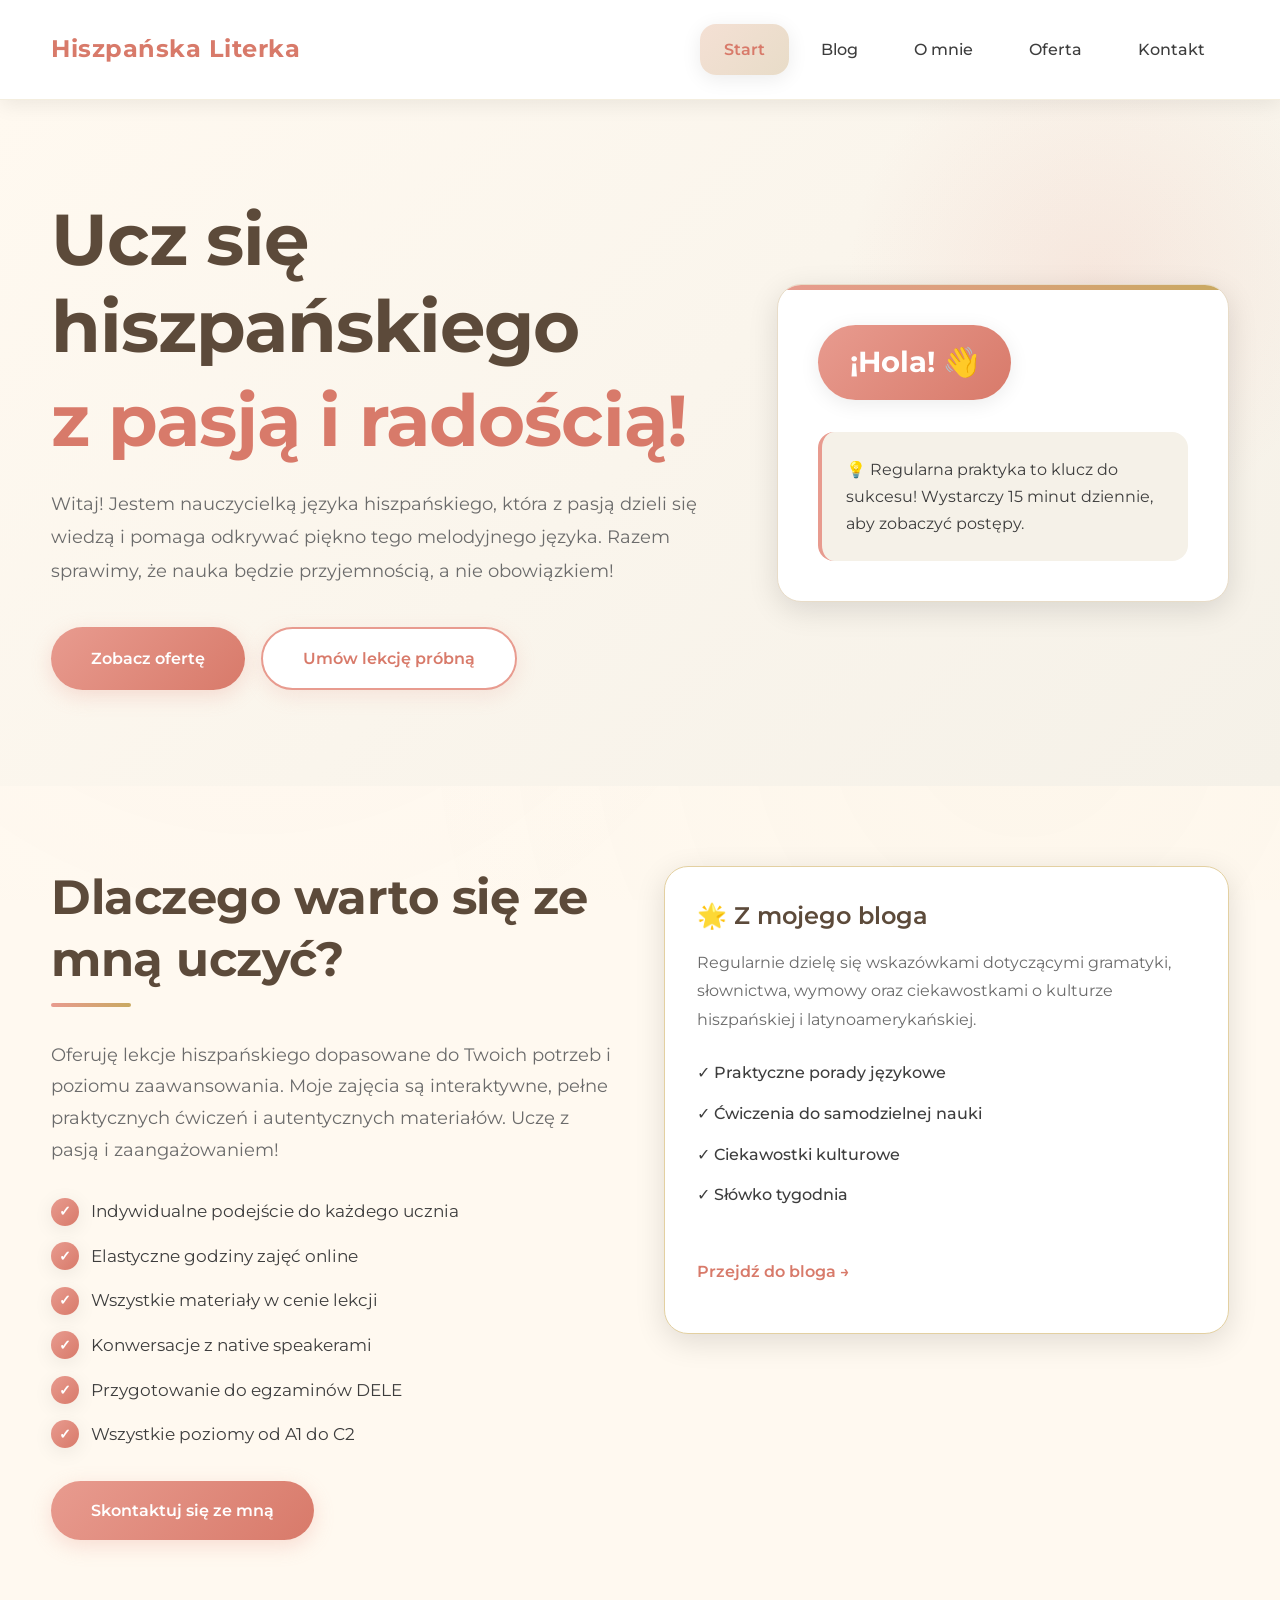
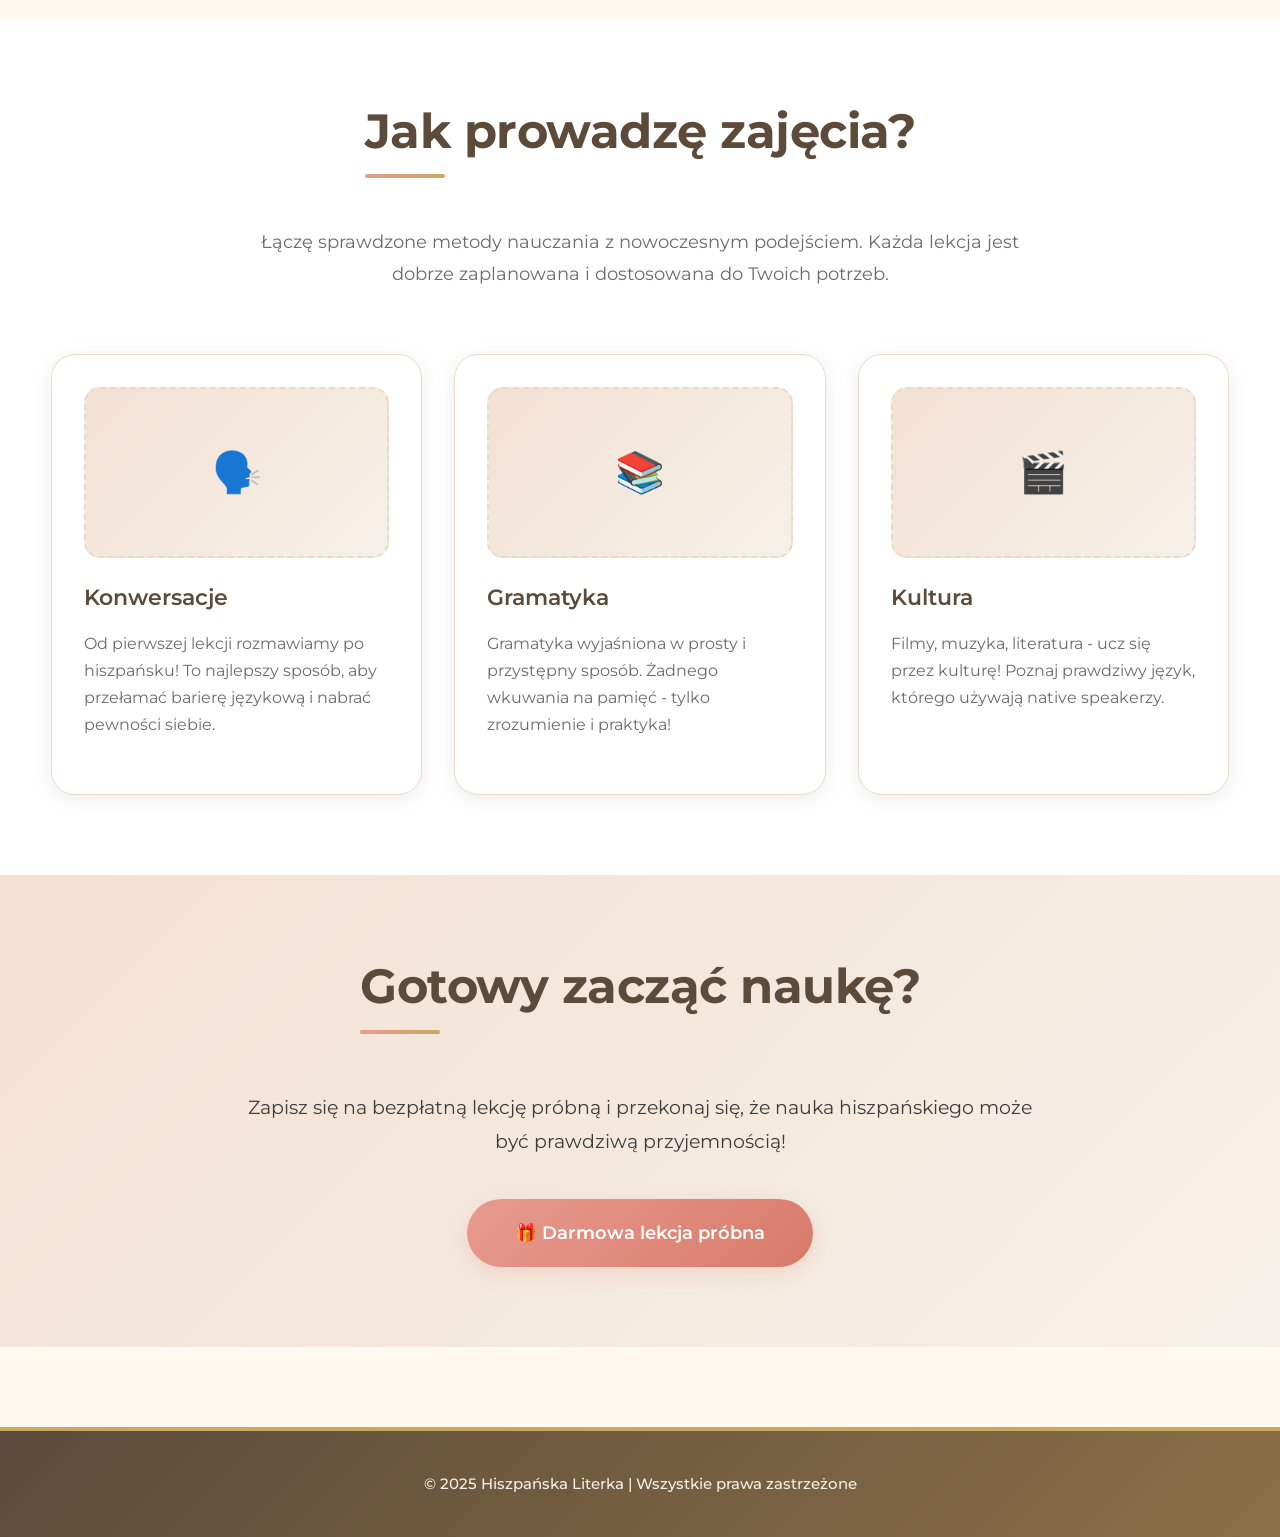
<file: index.html>
<!DOCTYPE html>
<html lang="pl">
  <head>
    <meta charset="UTF-8" />
    <meta name="viewport" content="width=device-width, initial-scale=1.0" />
    <title>Nauka Hiszpańskiego Online - Lekcje z Pasją | Hiszpańska Literka</title>
    <meta name="description" content="Profesjonalne lekcje języka hiszpańskiego online. Nauka z pasją, indywidualne podejście, sprawdzone metody nauczania." />
    <link rel="preconnect" href="https://fonts.googleapis.com" />
    <link rel="preconnect" href="https://fonts.gstatic.com" crossorigin />
    <link href="https://fonts.googleapis.com/css2?family=Montserrat:wght@400;500;600;700;800&display=swap" rel="stylesheet" />
    <link rel="stylesheet" href="./styles.css" />
    <script defer src="./script.js"></script>
  </head>
  <body>
    <header class="site-header">
      <div class="container nav">
        <a class="logo" href="index.html" aria-label="Strona główna">Hiszpańska Literka</a>
        <button class="nav__toggle" aria-expanded="false" aria-controls="primary-nav">
          <span class="sr-only">Menu</span>
          <span class="burger" aria-hidden="true"></span>
        </button>
        <nav id="primary-nav" class="nav__menu" aria-label="Główna nawigacja">
          <a href="index.html" class="is-active">Start</a>
          <a href="blog.html">Blog</a>
          <a href="about.html">O mnie</a>
          <a href="offer.html">Oferta</a>
          <a href="contact.html">Kontakt</a>
        </nav>
      </div>
    </header>

    <main>
      <section class="hero">
        <div class="container hero__inner">
          <div class="hero__content">
            <h1>Ucz się hiszpańskiego <span>z pasją i radością!</span></h1>
            <p>
              Witaj! Jestem nauczycielką języka hiszpańskiego, która z pasją dzieli się wiedzą 
              i pomaga odkrywać piękno tego melodyjnego języka. Razem sprawimy, że nauka będzie 
              przyjemnością, a nie obowiązkiem!
            </p>
            <div class="hero__actions">
              <a class="btn" href="offer.html"><span>Zobacz ofertę</span></a>
              <a class="btn btn--secondary" href="contact.html"><span>Umów lekcję próbną</span></a>
            </div>
          </div>
          <div class="hero__visual" aria-hidden="true">
            <div class="hero__card">
              <div class="hero__badge">¡Hola! 👋</div>
              <p class="hero__tip">💡 Regularna praktyka to klucz do sukcesu! Wystarczy 15 minut dziennie, aby zobaczyć postępy.</p>
            </div>
          </div>
        </div>
      </section>

      <section class="section">
        <div class="container grid-two">
          <div>
            <h2>Dlaczego warto się ze mną uczyć?</h2>
            <p style="font-size: 1.1rem; line-height: 1.8; margin-bottom: 2rem; color: var(--text-light);">
              Oferuję lekcje hiszpańskiego dopasowane do Twoich potrzeb i poziomu zaawansowania. 
              Moje zajęcia są interaktywne, pełne praktycznych ćwiczeń i autentycznych materiałów. 
              Uczę z pasją i zaangażowaniem!
            </p>
            <ul class="list list--checks">
              <li>Indywidualne podejście do każdego ucznia</li>
              <li>Elastyczne godziny zajęć online</li>
              <li>Wszystkie materiały w cenie lekcji</li>
              <li>Konwersacje z native speakerami</li>
              <li>Przygotowanie do egzaminów DELE</li>
              <li>Wszystkie poziomy od A1 do C2</li>
            </ul>
            <a class="btn" href="contact.html"><span>Skontaktuj się ze mną</span></a>
          </div>
          <div class="card card--elevated">
            <h3>🌟 Z mojego bloga</h3>
            <p style="line-height: 1.8; margin-bottom: 1.5rem; color: var(--text-light);">
              Regularnie dzielę się wskazówkami dotyczącymi gramatyki, słownictwa, wymowy 
              oraz ciekawostkami o kulturze hiszpańskiej i latynoamerykańskiej.
            </p>
            <div style="margin-top: 1.5rem; color: var(--text-dark); line-height: 1.8;">
              <p style="margin-bottom: 0.75rem; font-weight: 500;">✓ Praktyczne porady językowe</p>
              <p style="margin-bottom: 0.75rem; font-weight: 500;">✓ Ćwiczenia do samodzielnej nauki</p>
              <p style="margin-bottom: 0.75rem; font-weight: 500;">✓ Ciekawostki kulturowe</p>
              <p style="font-weight: 500;">✓ Słówko tygodnia</p>
            </div>
            <a class="btn btn--link" href="blog.html" style="margin-top: 2rem;">Przejdź do bloga →</a>
          </div>
        </div>
      </section>

      <section class="section" style="background: var(--white); padding: 5rem 0;">
        <div class="container">
          <div style="text-align: center; max-width: 800px; margin: 0 auto 4rem;">
            <h2 style="display: inline-block;">Jak prowadzę zajęcia?</h2>
            <p style="font-size: 1.1rem; line-height: 1.8; margin-top: 1rem; color: var(--text-light);">
              Łączę sprawdzone metody nauczania z nowoczesnym podejściem. 
              Każda lekcja jest dobrze zaplanowana i dostosowana do Twoich potrzeb.
            </p>
          </div>
          <div class="cards">
            <div class="card">
              <div class="card__img">
                <span style="font-size: 2.5rem;">🗣️</span>
              </div>
              <h3 class="card__title">Konwersacje</h3>
              <p class="card__excerpt">
                Od pierwszej lekcji rozmawiamy po hiszpańsku! To najlepszy sposób, 
                aby przełamać barierę językową i nabrać pewności siebie.
              </p>
            </div>
            <div class="card">
              <div class="card__img">
                <span style="font-size: 2.5rem;">📚</span>
              </div>
              <h3 class="card__title">Gramatyka</h3>
              <p class="card__excerpt">
                Gramatyka wyjaśniona w prosty i przystępny sposób. Żadnego wkuwania 
                na pamięć - tylko zrozumienie i praktyka!
              </p>
            </div>
            <div class="card">
              <div class="card__img">
                <span style="font-size: 2.5rem;">🎬</span>
              </div>
              <h3 class="card__title">Kultura</h3>
              <p class="card__excerpt">
                Filmy, muzyka, literatura - ucz się przez kulturę! Poznaj prawdziwy 
                język, którego używają native speakerzy.
              </p>
            </div>
          </div>
        </div>
      </section>

      <section class="section" style="background: linear-gradient(135deg, var(--peach) 0%, var(--beige-light) 100%);">
        <div class="container" style="text-align: center; max-width: 800px; margin: 0 auto;">
          <h2 style="display: inline-block; color: var(--dark-brown);">Gotowy zacząć naukę?</h2>
          <p style="font-size: 1.2rem; margin: 1.5rem 0 2.5rem; line-height: 1.8; color: var(--text-dark);">
            Zapisz się na bezpłatną lekcję próbną i przekonaj się, 
            że nauka hiszpańskiego może być prawdziwą przyjemnością!
          </p>
          <a class="btn" href="contact.html" style="font-size: 1.1rem; padding: 1.2rem 3rem;">
            <span>🎁 Darmowa lekcja próbna</span>
          </a>
        </div>
      </section>
    </main>

    <footer class="site-footer">
      <div class="container">
        <p>© 2025 Hiszpańska Literka | Wszystkie prawa zastrzeżone</p>
      </div>
    </footer>
  </body>
</html>
</file>
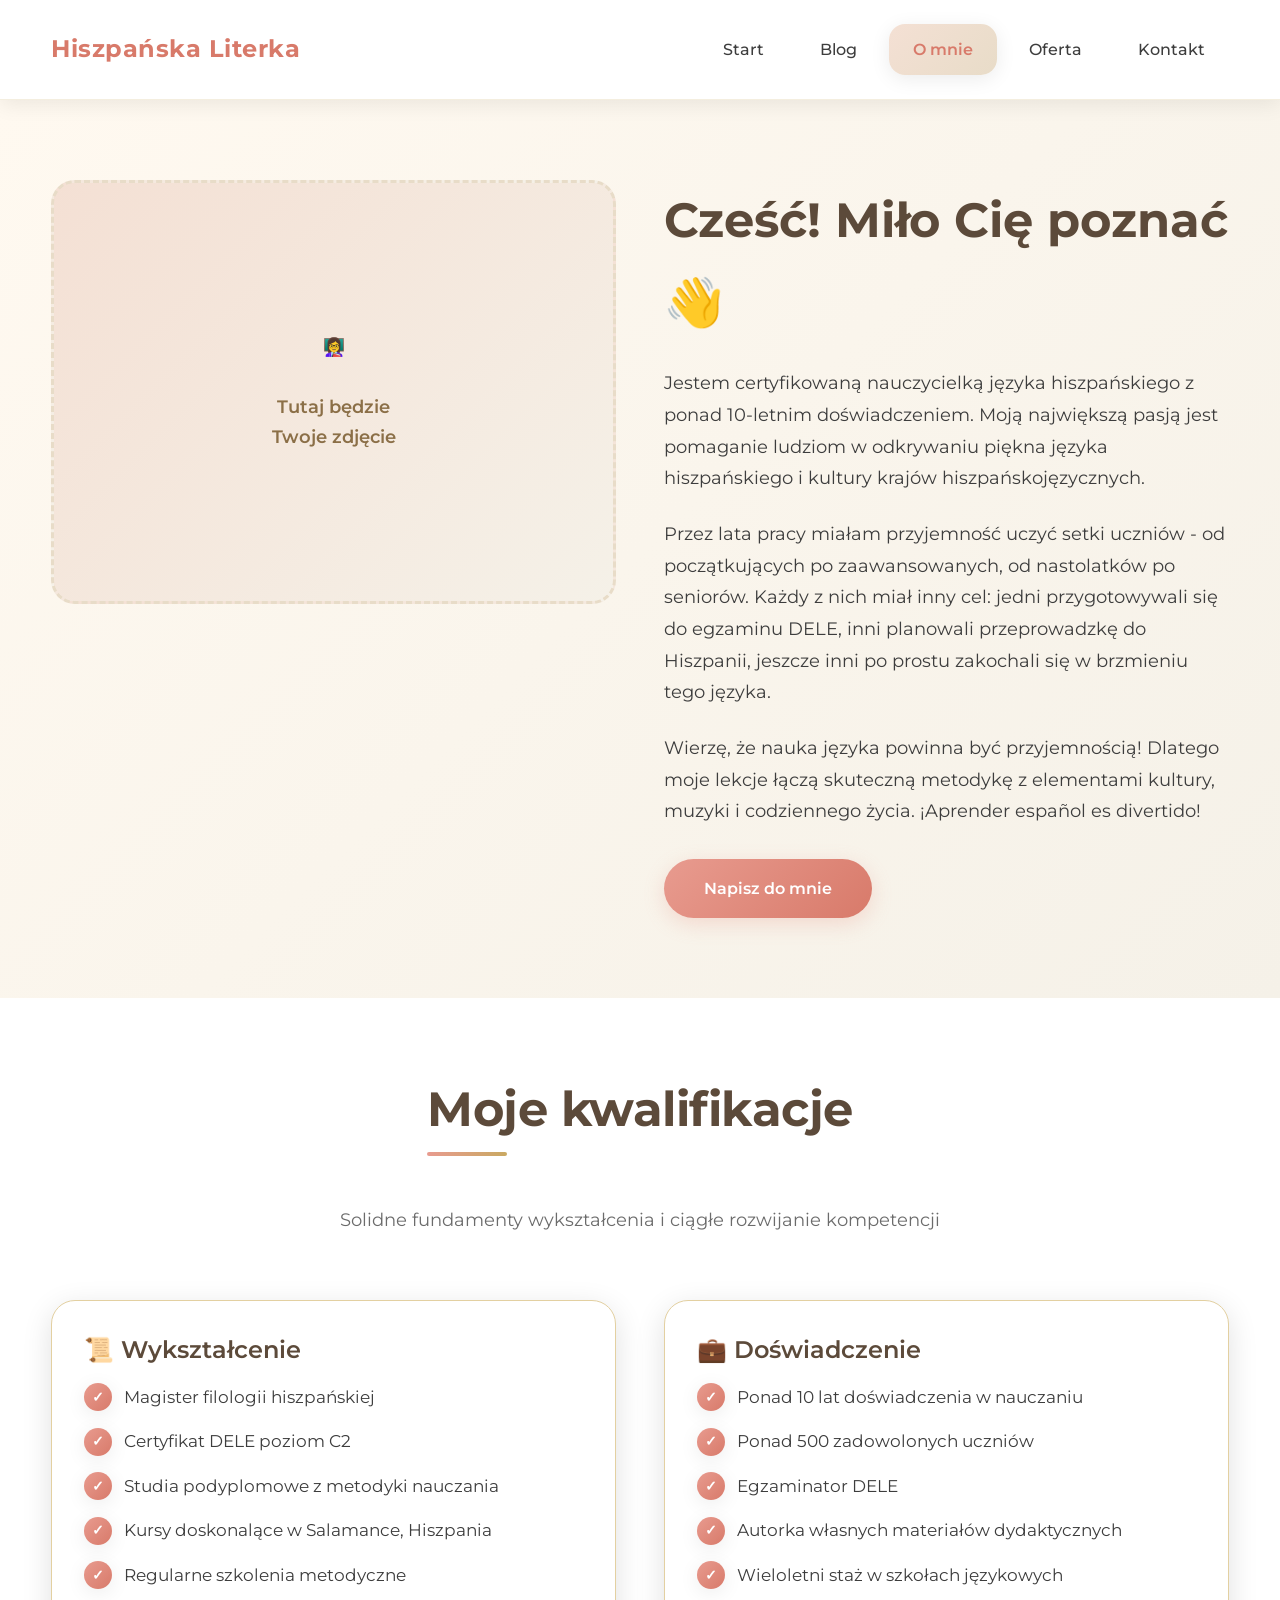
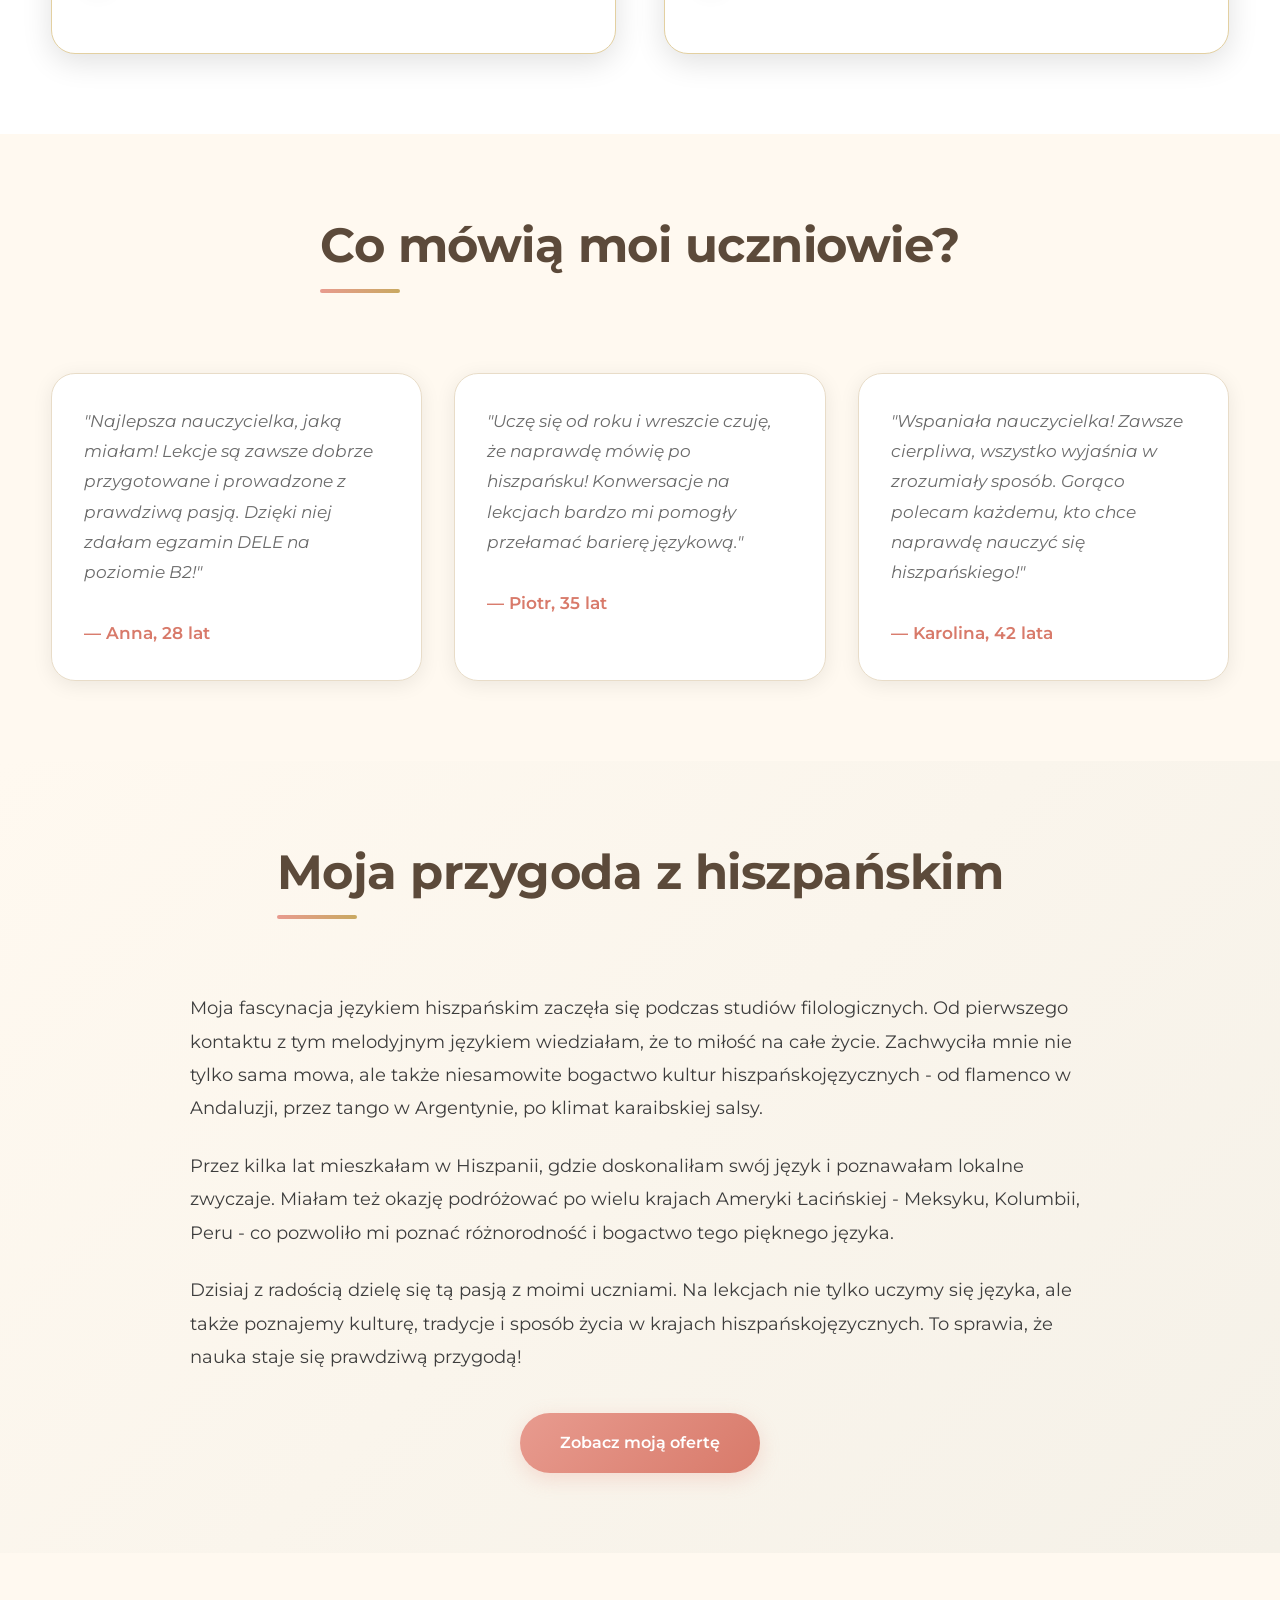
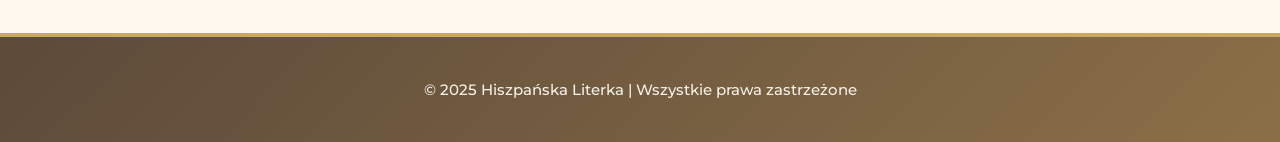
<file: about.html>
<!DOCTYPE html>
<html lang="pl">
  <head>
    <meta charset="UTF-8" />
    <meta name="viewport" content="width=device-width, initial-scale=1.0" />
    <title>O mnie - Nauczycielka Hiszpańskiego | Hiszpańska Literka</title>
    <meta name="description" content="Poznaj swoją nauczycielkę hiszpańskiego. Doświadczenie, pasja i indywidualne podejście do każdego ucznia." />
    <link rel="preconnect" href="https://fonts.googleapis.com" />
    <link rel="preconnect" href="https://fonts.gstatic.com" crossorigin />
    <link href="https://fonts.googleapis.com/css2?family=Montserrat:wght@400;500;600;700;800&display=swap" rel="stylesheet" />
    <link rel="stylesheet" href="./styles.css" />
    <script defer src="./script.js"></script>
  </head>
  <body>
    <header class="site-header">
      <div class="container nav">
        <a class="logo" href="index.html" aria-label="Strona główna">Hiszpańska Literka</a>
        <button class="nav__toggle" aria-expanded="false" aria-controls="primary-nav">
          <span class="sr-only">Menu</span>
          <span class="burger" aria-hidden="true"></span>
        </button>
        <nav id="primary-nav" class="nav__menu" aria-label="Główna nawigacja">
          <a href="index.html">Start</a>
          <a href="blog.html">Blog</a>
          <a href="about.html" class="is-active">O mnie</a>
          <a href="offer.html">Oferta</a>
          <a href="contact.html">Kontakt</a>
        </nav>
      </div>
    </header>

    <main>
      <section class="section" style="background: linear-gradient(135deg, var(--cream) 0%, var(--beige-light) 100%);">
        <div class="container grid-two">
          <div class="photo-placeholder" role="img" aria-label="Zdjęcie nauczycielki">
            <span>👩‍🏫<br><br>Tutaj będzie<br>Twoje zdjęcie</span>
          </div>
          <div>
            <h1 style="font-size: clamp(2rem, 4vw, 3rem); margin-bottom: 1.5rem; color: var(--dark-brown);">Cześć! Miło Cię poznać 👋</h1>
            <p style="font-size: 1.1rem; line-height: 1.8; margin-bottom: 1.5rem; color: var(--text-dark);">
              Jestem certyfikowaną nauczycielką języka hiszpańskiego z ponad 10-letnim doświadczeniem. 
              Moją największą pasją jest pomaganie ludziom w odkrywaniu piękna języka hiszpańskiego 
              i kultury krajów hiszpańskojęzycznych.
            </p>
            <p style="font-size: 1.1rem; line-height: 1.8; margin-bottom: 1.5rem; color: var(--text-dark);">
              Przez lata pracy miałam przyjemność uczyć setki uczniów - od początkujących po zaawansowanych, 
              od nastolatków po seniorów. Każdy z nich miał inny cel: jedni przygotowywali się do egzaminu DELE, 
              inni planowali przeprowadzkę do Hiszpanii, jeszcze inni po prostu zakochali się w brzmieniu tego języka.
            </p>
            <p style="font-size: 1.1rem; line-height: 1.8; margin-bottom: 2rem; color: var(--text-dark);">
              Wierzę, że nauka języka powinna być przyjemnością! Dlatego moje lekcje łączą skuteczną metodykę 
              z elementami kultury, muzyki i codziennego życia. ¡Aprender español es divertido!
            </p>
            <a class="btn" href="contact.html"><span>Napisz do mnie</span></a>
          </div>
        </div>
      </section>

      <section class="section" style="background: var(--white);">
        <div class="container">
          <div style="text-align: center; max-width: 800px; margin: 0 auto 4rem;">
            <h2 style="display: inline-block;">Moje kwalifikacje</h2>
            <p style="font-size: 1.1rem; line-height: 1.8; margin-top: 1rem; color: var(--text-light);">
              Solidne fundamenty wykształcenia i ciągłe rozwijanie kompetencji
            </p>
          </div>
          <div class="grid-two">
            <div class="card card--elevated">
              <h3>📜 Wykształcenie</h3>
              <ul class="list list--checks">
                <li>Magister filologii hiszpańskiej</li>
                <li>Certyfikat DELE poziom C2</li>
                <li>Studia podyplomowe z metodyki nauczania</li>
                <li>Kursy doskonalące w Salamance, Hiszpania</li>
                <li>Regularne szkolenia metodyczne</li>
              </ul>
            </div>
            <div class="card card--elevated">
              <h3>💼 Doświadczenie</h3>
              <ul class="list list--checks">
                <li>Ponad 10 lat doświadczenia w nauczaniu</li>
                <li>Ponad 500 zadowolonych uczniów</li>
                <li>Egzaminator DELE</li>
                <li>Autorka własnych materiałów dydaktycznych</li>
                <li>Wieloletni staż w szkołach językowych</li>
              </ul>
            </div>
          </div>
        </div>
      </section>

      <section class="section">
        <div class="container">
          <div style="text-align: center; margin-bottom: 3rem;">
            <h2 style="display: inline-block;">Co mówią moi uczniowie?</h2>
          </div>
          <div class="cards">
            <div class="card">
              <p style="font-style: italic; margin-bottom: 2rem; color: var(--text-light); line-height: 1.8; font-size: 1.05rem;">
                "Najlepsza nauczycielka, jaką miałam! Lekcje są zawsze dobrze przygotowane 
                i prowadzone z prawdziwą pasją. Dzięki niej zdałam egzamin DELE na poziomie B2!"
              </p>
              <p style="font-weight: 600; color: var(--terracotta); font-size: 1.05rem;">— Anna, 28 lat</p>
            </div>
            <div class="card">
              <p style="font-style: italic; margin-bottom: 2rem; color: var(--text-light); line-height: 1.8; font-size: 1.05rem;">
                "Uczę się od roku i wreszcie czuję, że naprawdę mówię po hiszpańsku! 
                Konwersacje na lekcjach bardzo mi pomogły przełamać barierę językową."
              </p>
              <p style="font-weight: 600; color: var(--terracotta); font-size: 1.05rem;">— Piotr, 35 lat</p>
            </div>
            <div class="card">
              <p style="font-style: italic; margin-bottom: 2rem; color: var(--text-light); line-height: 1.8; font-size: 1.05rem;">
                "Wspaniała nauczycielka! Zawsze cierpliwa, wszystko wyjaśnia w zrozumiały sposób. 
                Gorąco polecam każdemu, kto chce naprawdę nauczyć się hiszpańskiego!"
              </p>
              <p style="font-weight: 600; color: var(--terracotta); font-size: 1.05rem;">— Karolina, 42 lata</p>
            </div>
          </div>
        </div>
      </section>

      <section class="section" style="background: linear-gradient(135deg, var(--cream) 0%, var(--beige-light) 100%);">
        <div class="container">
          <div style="text-align: center; margin-bottom: 2.5rem;">
            <h2 style="display: inline-block;">Moja przygoda z hiszpańskim</h2>
          </div>
          <div style="max-width: 900px; margin: 0 auto;">
            <p style="font-size: 1.1rem; line-height: 1.9; margin-bottom: 1.5rem; color: var(--text-dark);">
              Moja fascynacja językiem hiszpańskim zaczęła się podczas studiów filologicznych. 
              Od pierwszego kontaktu z tym melodyjnym językiem wiedziałam, że to miłość na całe życie. 
              Zachwyciła mnie nie tylko sama mowa, ale także niesamowite bogactwo kultur hiszpańskojęzycznych 
              - od flamenco w Andaluzji, przez tango w Argentynie, po klimat karaibskiej salsy.
            </p>
            <p style="font-size: 1.1rem; line-height: 1.9; margin-bottom: 1.5rem; color: var(--text-dark);">
              Przez kilka lat mieszkałam w Hiszpanii, gdzie doskonaliłam swój język i poznawałam lokalne zwyczaje. 
              Miałam też okazję podróżować po wielu krajach Ameryki Łacińskiej - Meksyku, Kolumbii, Peru - 
              co pozwoliło mi poznać różnorodność i bogactwo tego pięknego języka.
            </p>
            <p style="font-size: 1.1rem; line-height: 1.9; margin-bottom: 2.5rem; color: var(--text-dark);">
              Dzisiaj z radością dzielę się tą pasją z moimi uczniami. Na lekcjach nie tylko uczymy się języka, 
              ale także poznajemy kulturę, tradycje i sposób życia w krajach hiszpańskojęzycznych. 
              To sprawia, że nauka staje się prawdziwą przygodą!
            </p>
            <div style="text-align: center;">
              <a class="btn" href="offer.html"><span>Zobacz moją ofertę</span></a>
            </div>
          </div>
        </div>
      </section>
    </main>

    <footer class="site-footer">
      <div class="container">
        <p>© 2025 Hiszpańska Literka | Wszystkie prawa zastrzeżone</p>
      </div>
    </footer>
  </body>
</html>
</file>
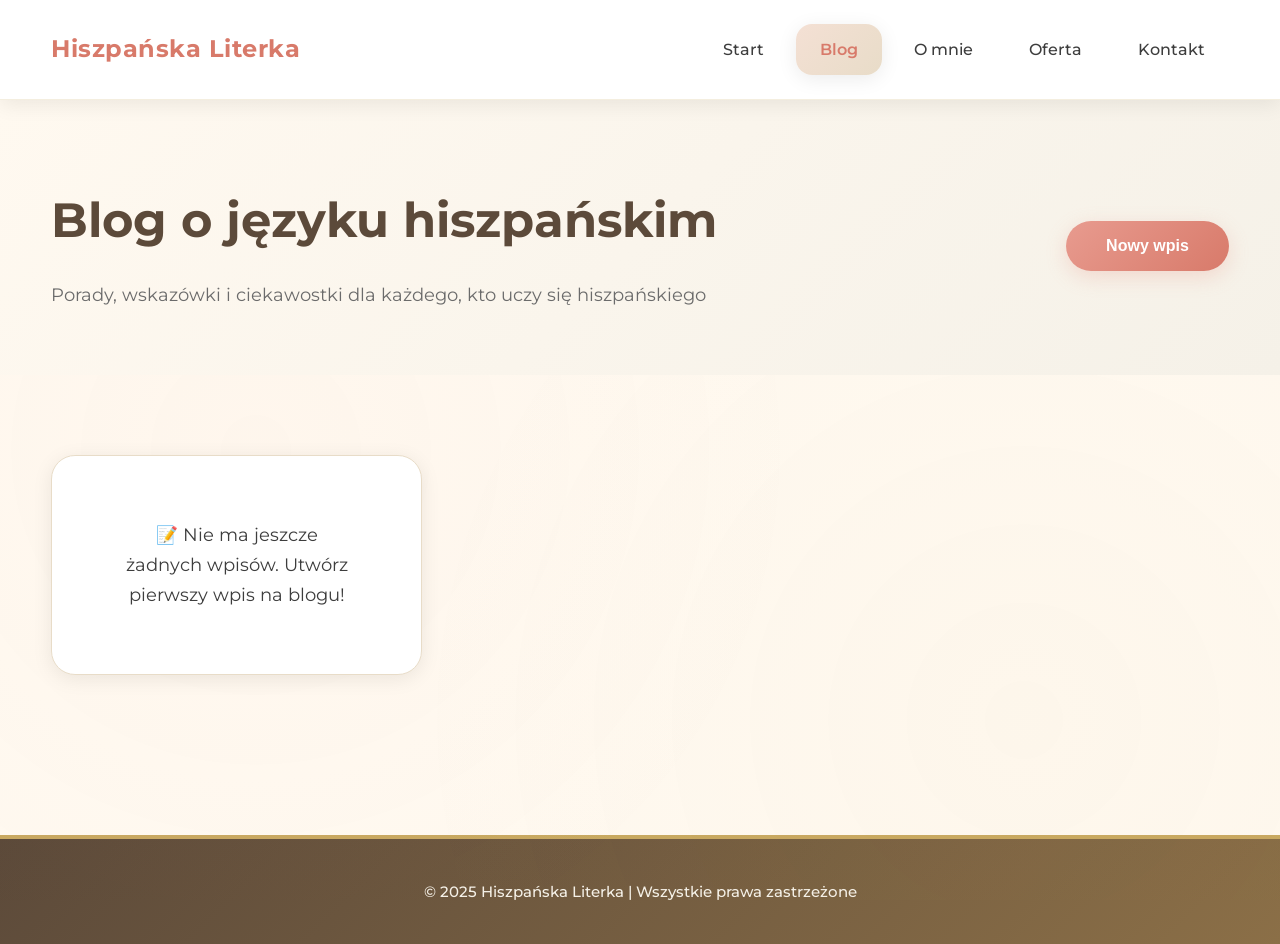
<file: blog.html>
<!DOCTYPE html>
<html lang="pl">
  <head>
    <meta charset="UTF-8" />
    <meta name="viewport" content="width=device-width, initial-scale=1.0" />
    <title>Blog - Porady o Języku Hiszpańskim | Hiszpańska Literka</title>
    <meta name="description" content="Blog o nauce języka hiszpańskiego. Porady, wskazówki, ciekawostki i materiały do nauki." />
    <link rel="preconnect" href="https://fonts.googleapis.com" />
    <link rel="preconnect" href="https://fonts.gstatic.com" crossorigin />
    <link href="https://fonts.googleapis.com/css2?family=Montserrat:wght@400;500;600;700;800&display=swap" rel="stylesheet" />
    <link rel="stylesheet" href="./styles.css" />
    <script defer src="./script.js"></script>
  </head>
  <body>
    <header class="site-header">
      <div class="container nav">
        <a class="logo" href="index.html" aria-label="Strona główna">Hiszpańska Literka</a>
        <button class="nav__toggle" aria-expanded="false" aria-controls="primary-nav">
          <span class="sr-only">Toggle navigation</span>
          <span class="burger" aria-hidden="true"></span>
        </button>
        <nav id="primary-nav" class="nav__menu" aria-label="Główna nawigacja">
          <a href="index.html">Start</a>
          <a href="blog.html" class="is-active">Blog</a>
          <a href="about.html">O mnie</a>
          <a href="offer.html">Oferta</a>
          <a href="contact.html">Kontakt</a>
        </nav>
      </div>
    </header>

    <main>
      <section class="section" style="background: linear-gradient(135deg, var(--cream) 0%, var(--beige-light) 100%); padding: 5rem 0 4rem;">
        <div class="container flex-between">
          <div>
            <h1 style="font-size: clamp(2rem, 4vw, 3rem); margin-bottom: 1rem; color: var(--dark-brown);">Blog o języku hiszpańskim</h1>
            <p style="font-size: 1.15rem; color: var(--text-light); margin: 0; line-height: 1.8;">
              Porady, wskazówki i ciekawostki dla każdego, kto uczy się hiszpańskiego
            </p>
          </div>
          <button id="createPostBtn" class="btn"><span>Nowy wpis</span></button>
        </div>
      </section>

      <section class="section">
        <div class="container">
          <div id="postsContainer" class="cards" aria-live="polite"></div>
        </div>
      </section>

      <div id="postModal" class="modal" aria-hidden="true" role="dialog" aria-modal="true" aria-labelledby="modalTitle">
        <div class="modal__backdrop" data-close-modal></div>
        <div class="modal__content" role="document">
          <button class="modal__close" id="closeModalBtn" aria-label="Zamknij formularz">×</button>
          <h2 id="modalTitle" style="color: var(--dark-brown);">Utwórz nowy wpis</h2>
          <form id="postForm" class="form" novalidate>
            <div class="form__field">
              <label for="postTitle">Tytuł</label>
              <input type="text" id="postTitle" name="title" required placeholder="Wpisz tytuł..." />
            </div>
            <div class="form__field">
              <label for="postContent">Treść</label>
              <textarea id="postContent" name="content" rows="8" required placeholder="Napisz treść wpisu..."></textarea>
            </div>
            <div class="form__field">
              <label for="postImage">Zdjęcie (opcjonalne)</label>
              <input type="file" id="postImage" name="image" accept="image/*" />
            </div>
            <div class="form__actions">
              <button type="submit" class="btn"><span>Opublikuj</span></button>
              <button type="button" class="btn btn--secondary" id="cancelPostBtn"><span>Anuluj</span></button>
            </div>
          </form>
        </div>
      </div>
    </main>

    <footer class="site-footer">
      <div class="container">
        <p>© 2025 Hiszpańska Literka | Wszystkie prawa zastrzeżone</p>
      </div>
    </footer>
  </body>
</html>
</file>
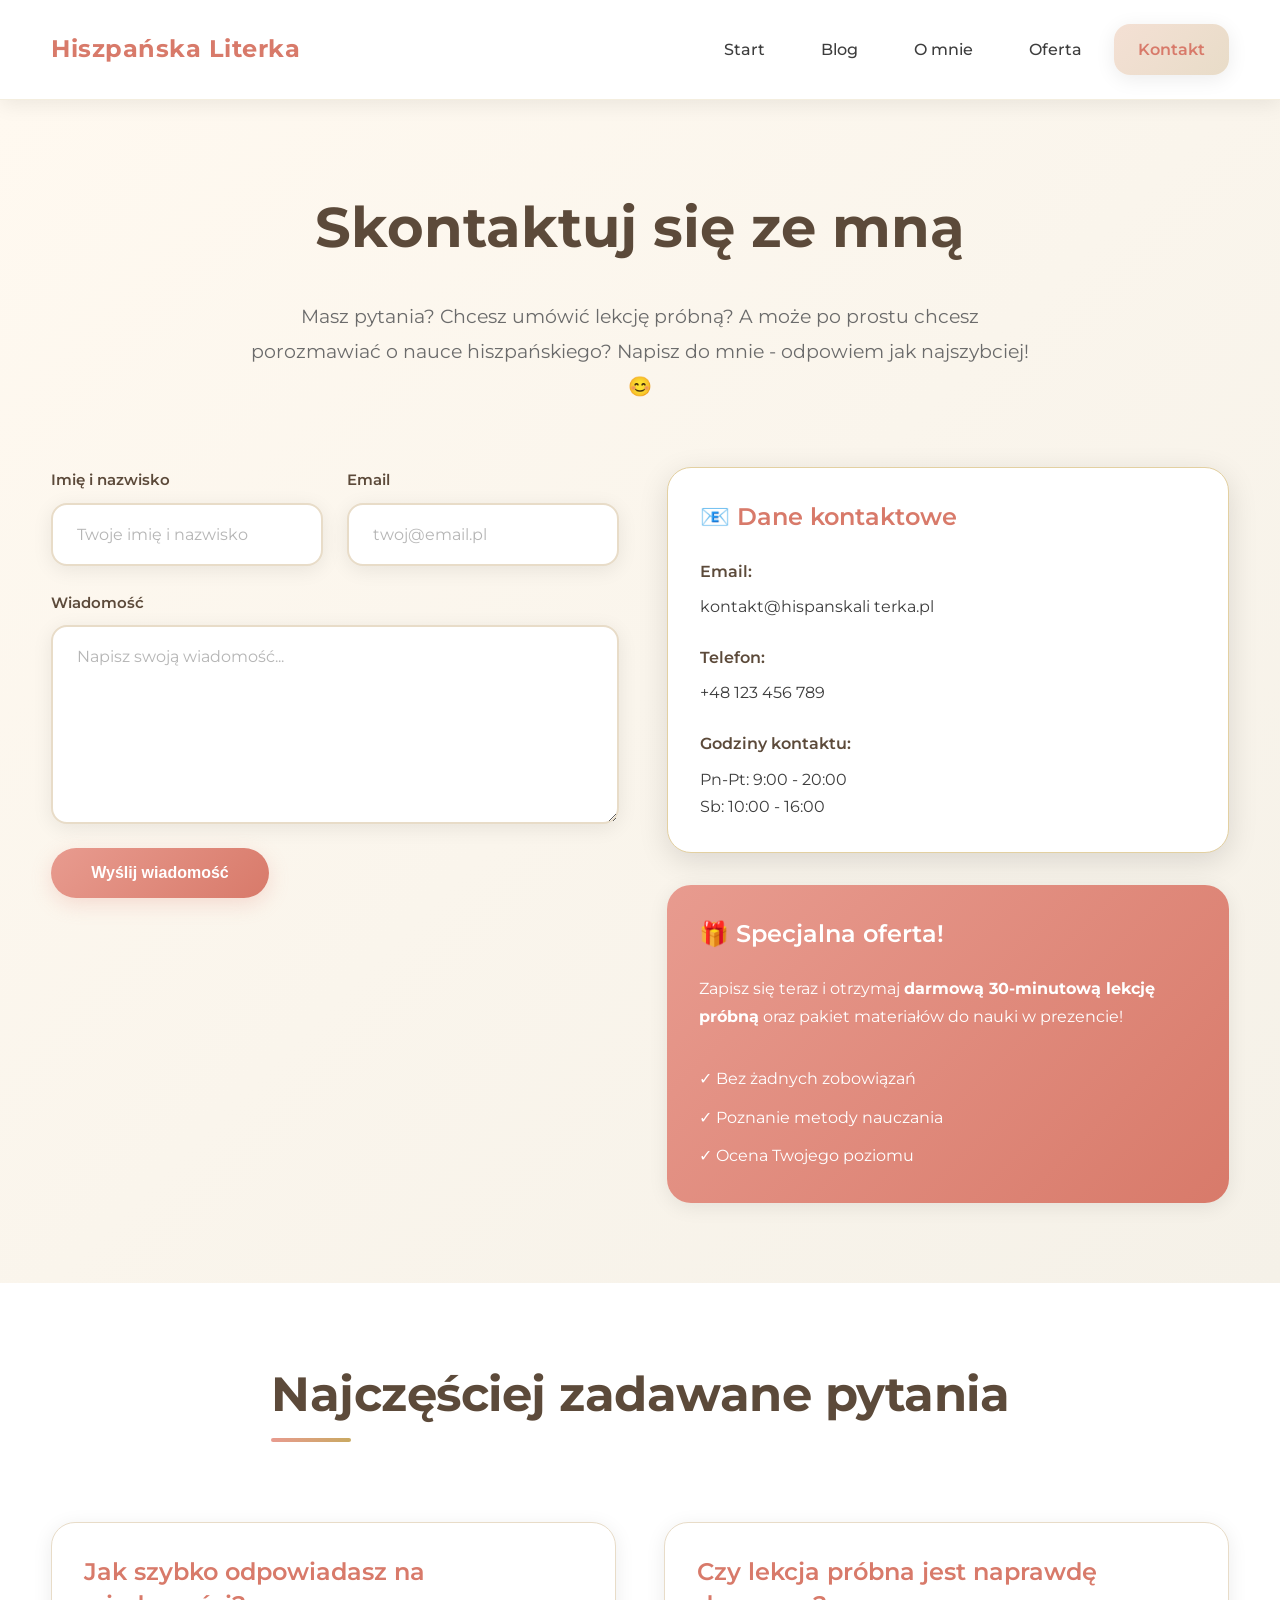
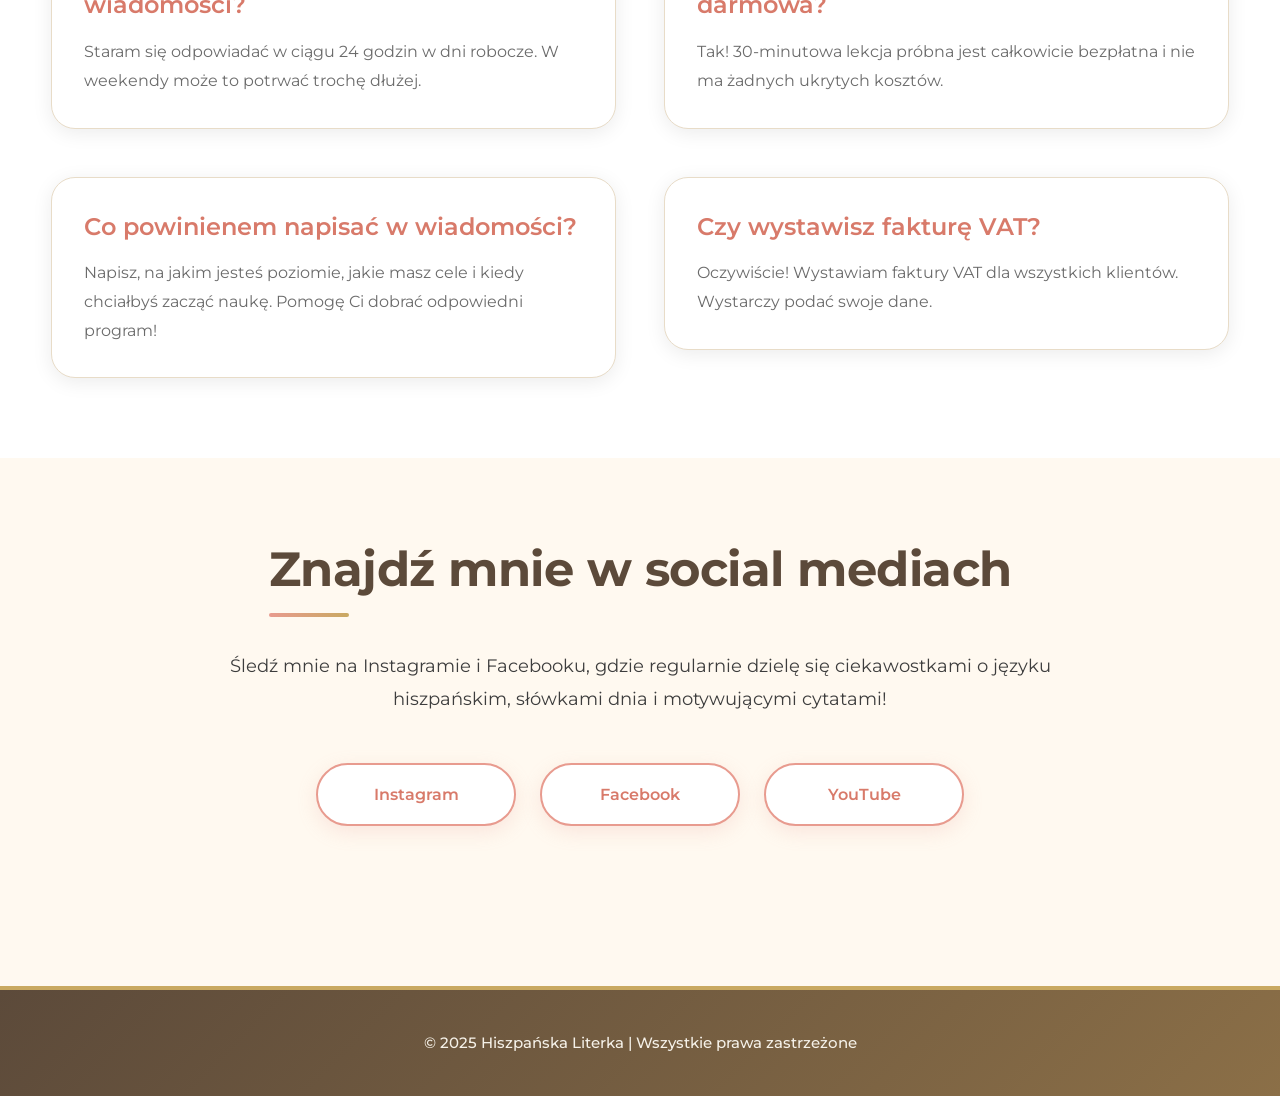
<file: contact.html>
<!DOCTYPE html>
<html lang="pl">
  <head>
    <meta charset="UTF-8" />
    <meta name="viewport" content="width=device-width, initial-scale=1.0" />
    <title>Kontakt - Umów Lekcję Hiszpańskiego | Hiszpańska Literka</title>
    <meta name="description" content="Skontaktuj się i umów bezpłatną lekcję próbną. Odpowiem na wszystkie Twoje pytania dotyczące nauki hiszpańskiego." />
    <link rel="preconnect" href="https://fonts.googleapis.com" />
    <link rel="preconnect" href="https://fonts.gstatic.com" crossorigin />
    <link href="https://fonts.googleapis.com/css2?family=Montserrat:wght@400;500;600;700;800&display=swap" rel="stylesheet" />
    <link rel="stylesheet" href="./styles.css" />
    <script defer src="./script.js"></script>
  </head>
  <body>
    <header class="site-header">
      <div class="container nav">
        <a class="logo" href="index.html" aria-label="Strona główna">Hiszpańska Literka</a>
        <button class="nav__toggle" aria-expanded="false" aria-controls="primary-nav">
          <span class="sr-only">Menu</span>
          <span class="burger" aria-hidden="true"></span>
        </button>
        <nav id="primary-nav" class="nav__menu" aria-label="Główna nawigacja">
          <a href="index.html">Start</a>
          <a href="blog.html">Blog</a>
          <a href="about.html">O mnie</a>
          <a href="offer.html">Oferta</a>
          <a href="contact.html" class="is-active">Kontakt</a>
        </nav>
      </div>
    </header>

    <main>
      <section class="section" style="background: linear-gradient(135deg, var(--cream) 0%, var(--beige-light) 100%);">
        <div class="container">
          <div style="text-align: center; max-width: 800px; margin: 0 auto 4rem;">
            <h1 style="font-size: clamp(2.5rem, 5vw, 3.5rem); margin-bottom: 1.5rem; color: var(--dark-brown); font-weight: 700;">Skontaktuj się ze mną</h1>
            <p style="font-size: 1.2rem; color: var(--text-light); line-height: 1.8;">
              Masz pytania? Chcesz umówić lekcję próbną? A może po prostu chcesz porozmawiać o nauce hiszpańskiego? 
              Napisz do mnie - odpowiem jak najszybciej! 😊
            </p>
          </div>

          <div class="grid-two" style="align-items: start;">
            <div>
              <form id="contactForm" class="form" novalidate>
                <div class="form__grid">
                  <div class="form__field">
                    <label for="name">Imię i nazwisko</label>
                    <input type="text" id="name" name="name" required placeholder="Twoje imię i nazwisko" />
                  </div>
                  <div class="form__field">
                    <label for="email">Email</label>
                    <input type="email" id="email" name="email" required placeholder="twoj@email.pl" />
                  </div>
                </div>
                <div class="form__field">
                  <label for="message">Wiadomość</label>
                  <textarea id="message" name="message" rows="6" required placeholder="Napisz swoją wiadomość..."></textarea>
                </div>
                <div class="form__actions">
                  <button type="submit" class="btn"><span>Wyślij wiadomość</span></button>
                </div>
              </form>
            </div>

            <div>
              <div class="card card--elevated" style="margin-bottom: 2rem;">
                <h3 style="color: var(--terracotta); margin-bottom: 1.5rem;">📧 Dane kontaktowe</h3>
                <div style="margin-bottom: 1.5rem;">
                  <p style="font-weight: 600; margin-bottom: 0.5rem; color: var(--dark-brown);">Email:</p>
                  <p style="color: var(--text-dark);">kontakt@hispanskali terka.pl</p>
                </div>
                <div style="margin-bottom: 1.5rem;">
                  <p style="font-weight: 600; margin-bottom: 0.5rem; color: var(--dark-brown);">Telefon:</p>
                  <p style="color: var(--text-dark);">+48 123 456 789</p>
                </div>
                <div>
                  <p style="font-weight: 600; margin-bottom: 0.5rem; color: var(--dark-brown);">Godziny kontaktu:</p>
                  <p style="color: var(--text-dark);">Pn-Pt: 9:00 - 20:00<br>Sb: 10:00 - 16:00</p>
                </div>
              </div>

              <div class="card" style="background: linear-gradient(135deg, var(--coral) 0%, var(--terracotta) 100%); color: var(--white); border: none;">
                <h3 style="color: var(--white); margin-bottom: 1.5rem;">🎁 Specjalna oferta!</h3>
                <p style="color: var(--white); line-height: 1.8; margin-bottom: 2rem;">
                  Zapisz się teraz i otrzymaj <strong>darmową 30-minutową lekcję próbną</strong> 
                  oraz pakiet materiałów do nauki w prezencie!
                </p>
                <div style="color: var(--white); line-height: 1.9;">
                  <p style="margin-bottom: 0.5rem;">✓ Bez żadnych zobowiązań</p>
                  <p style="margin-bottom: 0.5rem;">✓ Poznanie metody nauczania</p>
                  <p>✓ Ocena Twojego poziomu</p>
                </div>
              </div>
            </div>
          </div>
        </div>
      </section>

      <section class="section" style="background: var(--white);">
        <div class="container">
          <div style="text-align: center; margin-bottom: 3rem;">
            <h2 style="display: inline-block;">Najczęściej zadawane pytania</h2>
          </div>
          <div class="grid-two">
            <div class="card">
              <h3 style="color: var(--terracotta);">Jak szybko odpowiadasz na wiadomości?</h3>
              <p style="line-height: 1.8; color: var(--text-light);">
                Staram się odpowiadać w ciągu 24 godzin w dni robocze. W weekendy może to potrwać trochę dłużej.
              </p>
            </div>
            <div class="card">
              <h3 style="color: var(--terracotta);">Czy lekcja próbna jest naprawdę darmowa?</h3>
              <p style="line-height: 1.8; color: var(--text-light);">
                Tak! 30-minutowa lekcja próbna jest całkowicie bezpłatna i nie ma żadnych ukrytych kosztów.
              </p>
            </div>
            <div class="card">
              <h3 style="color: var(--terracotta);">Co powinienem napisać w wiadomości?</h3>
              <p style="line-height: 1.8; color: var(--text-light);">
                Napisz, na jakim jesteś poziomie, jakie masz cele i kiedy chciałbyś zacząć naukę. 
                Pomogę Ci dobrać odpowiedni program!
              </p>
            </div>
            <div class="card">
              <h3 style="color: var(--terracotta);">Czy wystawisz fakturę VAT?</h3>
              <p style="line-height: 1.8; color: var(--text-light);">
                Oczywiście! Wystawiam faktury VAT dla wszystkich klientów. Wystarczy podać swoje dane.
              </p>
            </div>
          </div>
        </div>
      </section>

      <section class="section" style="background: var(--cream);">
        <div class="container" style="max-width: 900px; margin: 0 auto; text-align: center;">
          <h2 style="display: inline-block; margin-bottom: 2rem;">Znajdź mnie w social mediach</h2>
          <p style="font-size: 1.15rem; margin-bottom: 3rem; line-height: 1.8; color: var(--text-dark);">
            Śledź mnie na Instagramie i Facebooku, gdzie regularnie dzielę się ciekawostkami 
            o języku hiszpańskim, słówkami dnia i motywującymi cytatami!
          </p>
          <div style="display: flex; gap: 1.5rem; justify-content: center; flex-wrap: wrap;">
            <a href="#" class="btn btn--secondary" style="min-width: 200px;"><span>Instagram</span></a>
            <a href="#" class="btn btn--secondary" style="min-width: 200px;"><span>Facebook</span></a>
            <a href="#" class="btn btn--secondary" style="min-width: 200px;"><span>YouTube</span></a>
          </div>
        </div>
      </section>
    </main>

    <footer class="site-footer">
      <div class="container">
        <p>© 2025 Hiszpańska Literka | Wszystkie prawa zastrzeżone</p>
      </div>
    </footer>
  </body>
</html>
</file>
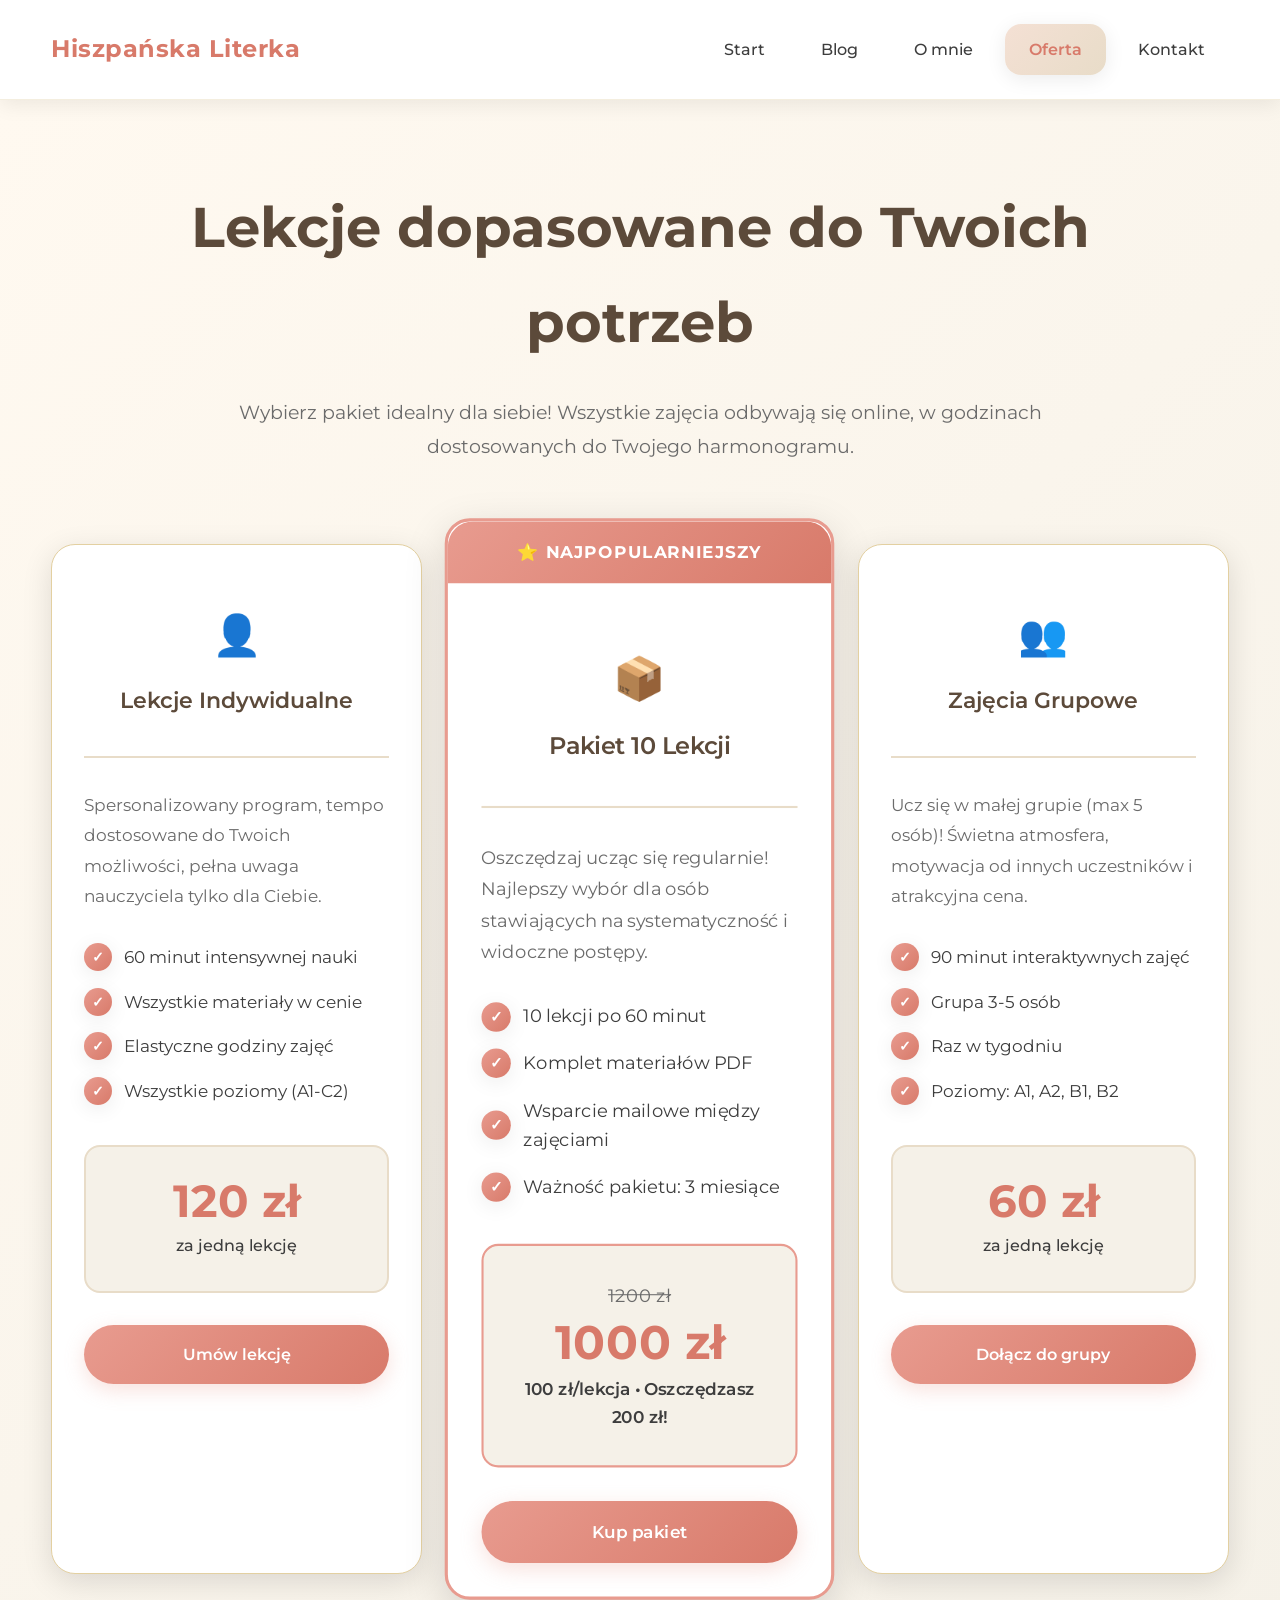
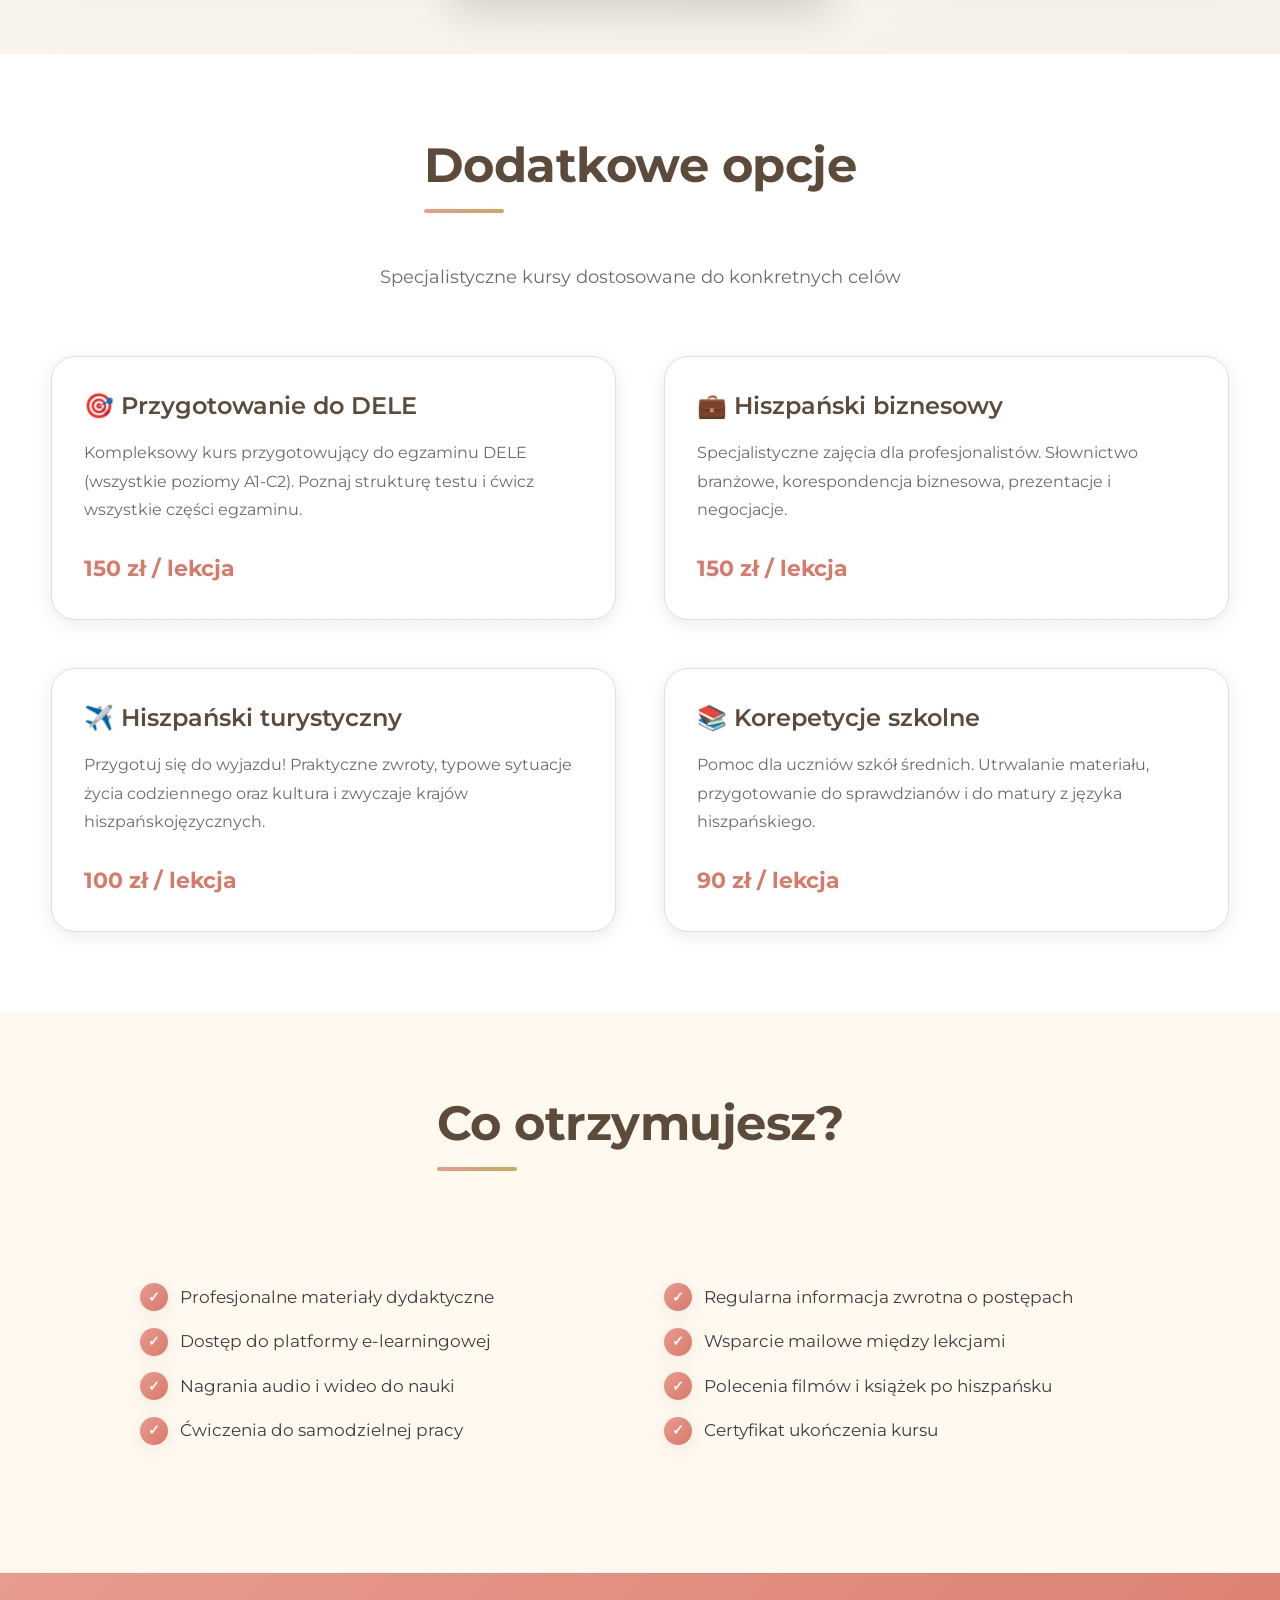
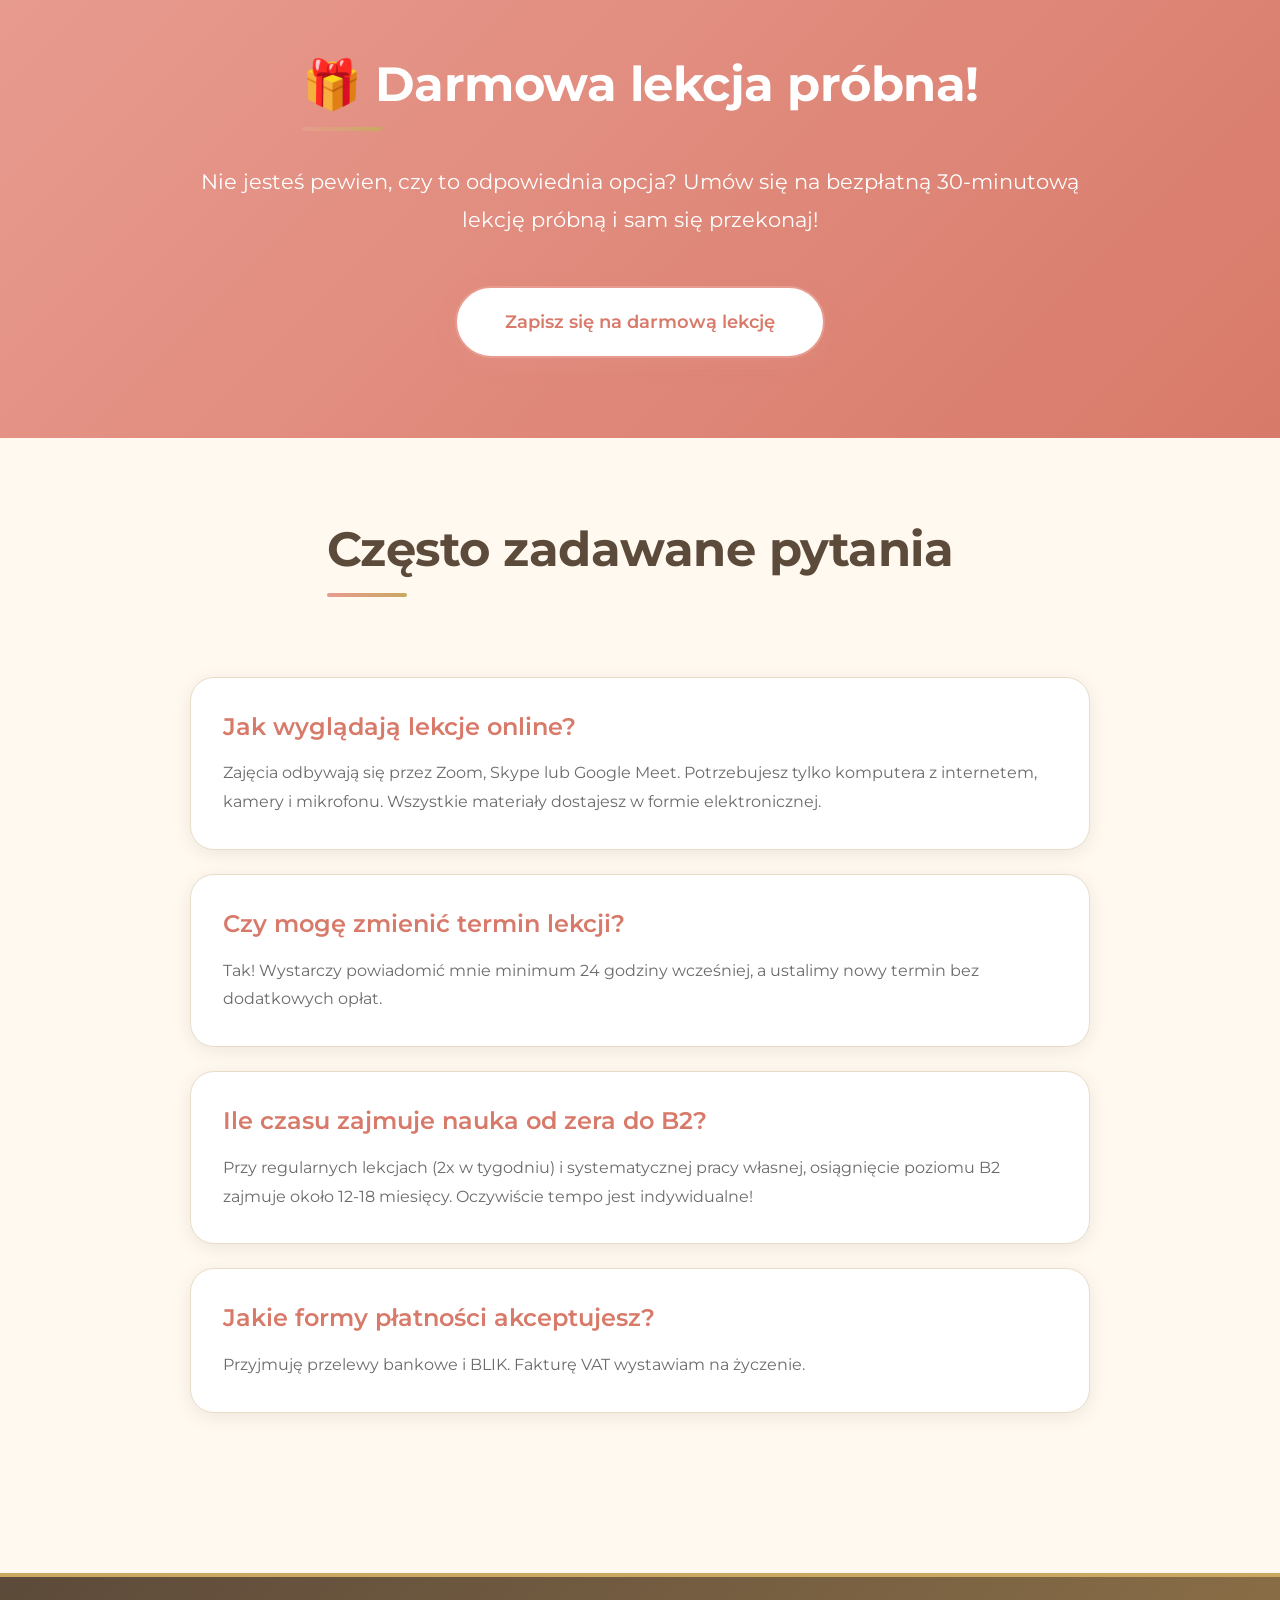
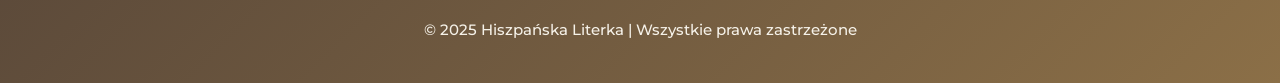
<file: offer.html>
<!DOCTYPE html>
<html lang="pl">
  <head>
    <meta charset="UTF-8" />
    <meta name="viewport" content="width=device-width, initial-scale=1.0" />
    <title>Oferta - Lekcje Hiszpańskiego Online | Hiszpańska Literka</title>
    <meta name="description" content="Kompleksowa oferta lekcji hiszpańskiego online. Różne pakiety i opcje dostosowane do Twoich potrzeb i budżetu." />
    <link rel="preconnect" href="https://fonts.googleapis.com" />
    <link rel="preconnect" href="https://fonts.gstatic.com" crossorigin />
    <link href="https://fonts.googleapis.com/css2?family=Montserrat:wght@400;500;600;700;800&display=swap" rel="stylesheet" />
    <link rel="stylesheet" href="./styles.css" />
    <script defer src="./script.js"></script>
  </head>
  <body>
    <header class="site-header">
      <div class="container nav">
        <a class="logo" href="index.html" aria-label="Strona główna">Hiszpańska Literka</a>
        <button class="nav__toggle" aria-expanded="false" aria-controls="primary-nav">
          <span class="sr-only">Menu</span>
          <span class="burger" aria-hidden="true"></span>
        </button>
        <nav id="primary-nav" class="nav__menu" aria-label="Główna nawigacja">
          <a href="index.html">Start</a>
          <a href="blog.html">Blog</a>
          <a href="about.html">O mnie</a>
          <a href="offer.html" class="is-active">Oferta</a>
          <a href="contact.html">Kontakt</a>
        </nav>
      </div>
    </header>

    <main>
      <section class="section" style="background: linear-gradient(135deg, var(--cream) 0%, var(--beige-light) 100%);">
        <div class="container">
          <div style="text-align: center; max-width: 900px; margin: 0 auto 5rem;">
            <h1 style="font-size: clamp(2.5rem, 5vw, 3.5rem); margin-bottom: 1.5rem; color: var(--dark-brown); font-weight: 700;">Lekcje dopasowane do Twoich potrzeb</h1>
            <p style="font-size: 1.2rem; color: var(--text-light); line-height: 1.8;">
              Wybierz pakiet idealny dla siebie! Wszystkie zajęcia odbywają się online, 
              w godzinach dostosowanych do Twojego harmonogramu.
            </p>
          </div>

          <div class="cards">
            <div class="card card--elevated">
              <div style="text-align: center; padding: 1.5rem 0; border-bottom: 2px solid var(--beige); margin-bottom: 2rem;">
                <span style="font-size: 2.5rem;">👤</span>
                <h3 class="card__title" style="margin-top: 1rem;">Lekcje Indywidualne</h3>
              </div>
              <p style="font-size: 1.05rem; margin-bottom: 2rem; line-height: 1.8; color: var(--text-light);">
                Spersonalizowany program, tempo dostosowane do Twoich możliwości, 
                pełna uwaga nauczyciela tylko dla Ciebie.
              </p>
              <ul class="list list--checks" style="margin-bottom: 2.5rem;">
                <li>60 minut intensywnej nauki</li>
                <li>Wszystkie materiały w cenie</li>
                <li>Elastyczne godziny zajęć</li>
                <li>Wszystkie poziomy (A1-C2)</li>
              </ul>
              <div style="text-align: center; padding: 2rem; background: var(--beige-light); border-radius: var(--radius-md); margin-bottom: 2rem; border: 2px solid var(--beige);">
                <p style="font-size: 2.8rem; font-weight: 700; color: var(--terracotta); margin: 0; line-height: 1;">120 zł</p>
                <p style="margin: 0.5rem 0 0; color: var(--text-dark); font-weight: 500;">za jedną lekcję</p>
              </div>
              <a class="btn" href="contact.html" style="width: 100%;"><span>Umów lekcję</span></a>
            </div>

            <div class="card card--elevated" style="border: 3px solid var(--coral); transform: scale(1.05); box-shadow: var(--shadow-hover);">
              <div style="background: linear-gradient(135deg, var(--coral) 0%, var(--terracotta) 100%); color: var(--white); margin: -2rem -2rem 2rem; padding: 1rem; text-align: center; font-weight: 700; letter-spacing: 1px; border-radius: var(--radius-lg) var(--radius-lg) 0 0;">
                ⭐ NAJPOPULARNIEJSZY
              </div>
              <div style="text-align: center; padding: 1.5rem 0; border-bottom: 2px solid var(--beige); margin-bottom: 2rem;">
                <span style="font-size: 2.5rem;">📦</span>
                <h3 class="card__title" style="margin-top: 1rem;">Pakiet 10 Lekcji</h3>
              </div>
              <p style="font-size: 1.05rem; margin-bottom: 2rem; line-height: 1.8; color: var(--text-light);">
                Oszczędzaj ucząc się regularnie! Najlepszy wybór dla osób stawiających 
                na systematyczność i widoczne postępy.
              </p>
              <ul class="list list--checks" style="margin-bottom: 2.5rem;">
                <li>10 lekcji po 60 minut</li>
                <li>Komplet materiałów PDF</li>
                <li>Wsparcie mailowe między zajęciami</li>
                <li>Ważność pakietu: 3 miesiące</li>
              </ul>
              <div style="text-align: center; padding: 2rem; background: var(--beige-light); border-radius: var(--radius-md); margin-bottom: 2rem; border: 2px solid var(--coral);">
                <p style="font-size: 1.1rem; color: var(--text-light); text-decoration: line-through; margin: 0;">1200 zł</p>
                <p style="font-size: 2.8rem; font-weight: 700; color: var(--terracotta); margin: 0.5rem 0 0; line-height: 1;">1000 zł</p>
                <p style="margin: 0.5rem 0 0; color: var(--text-dark); font-weight: 600;">100 zł/lekcja • Oszczędzasz 200 zł!</p>
              </div>
              <a class="btn" href="contact.html" style="width: 100%;"><span>Kup pakiet</span></a>
            </div>

            <div class="card card--elevated">
              <div style="text-align: center; padding: 1.5rem 0; border-bottom: 2px solid var(--beige); margin-bottom: 2rem;">
                <span style="font-size: 2.5rem;">👥</span>
                <h3 class="card__title" style="margin-top: 1rem;">Zajęcia Grupowe</h3>
              </div>
              <p style="font-size: 1.05rem; margin-bottom: 2rem; line-height: 1.8; color: var(--text-light);">
                Ucz się w małej grupie (max 5 osób)! Świetna atmosfera, 
                motywacja od innych uczestników i atrakcyjna cena.
              </p>
              <ul class="list list--checks" style="margin-bottom: 2.5rem;">
                <li>90 minut interaktywnych zajęć</li>
                <li>Grupa 3-5 osób</li>
                <li>Raz w tygodniu</li>
                <li>Poziomy: A1, A2, B1, B2</li>
              </ul>
              <div style="text-align: center; padding: 2rem; background: var(--beige-light); border-radius: var(--radius-md); margin-bottom: 2rem; border: 2px solid var(--beige);">
                <p style="font-size: 2.8rem; font-weight: 700; color: var(--terracotta); margin: 0; line-height: 1;">60 zł</p>
                <p style="margin: 0.5rem 0 0; color: var(--text-dark); font-weight: 500;">za jedną lekcję</p>
              </div>
              <a class="btn" href="contact.html" style="width: 100%;"><span>Dołącz do grupy</span></a>
            </div>
          </div>
        </div>
      </section>

      <section class="section" style="background: var(--white);">
        <div class="container">
          <div style="text-align: center; max-width: 800px; margin: 0 auto 4rem;">
            <h2 style="display: inline-block;">Dodatkowe opcje</h2>
            <p style="font-size: 1.1rem; line-height: 1.8; margin-top: 1rem; color: var(--text-light);">
              Specjalistyczne kursy dostosowane do konkretnych celów
            </p>
          </div>
          <div class="grid-two">
            <div class="card">
              <h3>🎯 Przygotowanie do DELE</h3>
              <p style="line-height: 1.8; margin-bottom: 1.5rem; color: var(--text-light);">
                Kompleksowy kurs przygotowujący do egzaminu DELE (wszystkie poziomy A1-C2). 
                Poznaj strukturę testu i ćwicz wszystkie części egzaminu.
              </p>
              <p style="font-weight: 700; color: var(--terracotta); font-size: 1.4rem;">150 zł / lekcja</p>
            </div>
            <div class="card">
              <h3>💼 Hiszpański biznesowy</h3>
              <p style="line-height: 1.8; margin-bottom: 1.5rem; color: var(--text-light);">
                Specjalistyczne zajęcia dla profesjonalistów. Słownictwo branżowe, 
                korespondencja biznesowa, prezentacje i negocjacje.
              </p>
              <p style="font-weight: 700; color: var(--terracotta); font-size: 1.4rem;">150 zł / lekcja</p>
            </div>
            <div class="card">
              <h3>✈️ Hiszpański turystyczny</h3>
              <p style="line-height: 1.8; margin-bottom: 1.5rem; color: var(--text-light);">
                Przygotuj się do wyjazdu! Praktyczne zwroty, typowe sytuacje życia codziennego 
                oraz kultura i zwyczaje krajów hiszpańskojęzycznych.
              </p>
              <p style="font-weight: 700; color: var(--terracotta); font-size: 1.4rem;">100 zł / lekcja</p>
            </div>
            <div class="card">
              <h3>📚 Korepetycje szkolne</h3>
              <p style="line-height: 1.8; margin-bottom: 1.5rem; color: var(--text-light);">
                Pomoc dla uczniów szkół średnich. Utrwalanie materiału, 
                przygotowanie do sprawdzianów i do matury z języka hiszpańskiego.
              </p>
              <p style="font-weight: 700; color: var(--terracotta); font-size: 1.4rem;">90 zł / lekcja</p>
            </div>
          </div>
        </div>
      </section>

      <section class="section" style="background: var(--cream);">
        <div class="container">
          <div style="text-align: center; margin-bottom: 4rem;">
            <h2 style="display: inline-block;">Co otrzymujesz?</h2>
          </div>
          <div style="max-width: 1000px; margin: 0 auto;">
            <div class="grid-two">
              <ul class="list list--checks">
                <li>Profesjonalne materiały dydaktyczne</li>
                <li>Dostęp do platformy e-learningowej</li>
                <li>Nagrania audio i wideo do nauki</li>
                <li>Ćwiczenia do samodzielnej pracy</li>
              </ul>
              <ul class="list list--checks">
                <li>Regularna informacja zwrotna o postępach</li>
                <li>Wsparcie mailowe między lekcjami</li>
                <li>Polecenia filmów i książek po hiszpańsku</li>
                <li>Certyfikat ukończenia kursu</li>
              </ul>
            </div>
          </div>
        </div>
      </section>

      <section class="section" style="background: linear-gradient(135deg, var(--coral) 0%, var(--terracotta) 100%); color: var(--white);">
        <div class="container" style="text-align: center; max-width: 900px; margin: 0 auto;">
          <h2 style="color: var(--white); margin-bottom: 2rem; display: inline-block;">🎁 Darmowa lekcja próbna!</h2>
          <p style="font-size: 1.3rem; margin-bottom: 3rem; line-height: 1.8;">
            Nie jesteś pewien, czy to odpowiednia opcja? Umów się na bezpłatną 
            30-minutową lekcję próbną i sam się przekonaj!
          </p>
          <a class="btn btn--secondary" href="contact.html" style="font-size: 1.1rem; padding: 1.2rem 3rem;">
            <span>Zapisz się na darmową lekcję</span>
          </a>
        </div>
      </section>

      <section class="section">
        <div class="container">
          <div style="text-align: center; margin-bottom: 3rem;">
            <h2 style="display: inline-block;">Często zadawane pytania</h2>
          </div>
          <div style="max-width: 900px; margin: 0 auto;">
            <div class="card" style="margin-bottom: 1.5rem;">
              <h3 style="color: var(--terracotta);">Jak wyglądają lekcje online?</h3>
              <p style="line-height: 1.8; color: var(--text-light);">
                Zajęcia odbywają się przez Zoom, Skype lub Google Meet. Potrzebujesz tylko komputera 
                z internetem, kamery i mikrofonu. Wszystkie materiały dostajesz w formie elektronicznej.
              </p>
            </div>
            <div class="card" style="margin-bottom: 1.5rem;">
              <h3 style="color: var(--terracotta);">Czy mogę zmienić termin lekcji?</h3>
              <p style="line-height: 1.8; color: var(--text-light);">
                Tak! Wystarczy powiadomić mnie minimum 24 godziny wcześniej, a ustalimy nowy termin 
                bez dodatkowych opłat.
              </p>
            </div>
            <div class="card" style="margin-bottom: 1.5rem;">
              <h3 style="color: var(--terracotta);">Ile czasu zajmuje nauka od zera do B2?</h3>
              <p style="line-height: 1.8; color: var(--text-light);">
                Przy regularnych lekcjach (2x w tygodniu) i systematycznej pracy własnej, osiągnięcie 
                poziomu B2 zajmuje około 12-18 miesięcy. Oczywiście tempo jest indywidualne!
              </p>
            </div>
            <div class="card">
              <h3 style="color: var(--terracotta);">Jakie formy płatności akceptujesz?</h3>
              <p style="line-height: 1.8; color: var(--text-light);">
                Przyjmuję przelewy bankowe i BLIK. Fakturę VAT wystawiam na życzenie.
              </p>
            </div>
          </div>
        </div>
      </section>
    </main>

    <footer class="site-footer">
      <div class="container">
        <p>© 2025 Hiszpańska Literka | Wszystkie prawa zastrzeżone</p>
      </div>
    </footer>
  </body>
</html>
</file>
<file: styles.css>
/* French Teaching Style - Warm & Professional */
/* Inspired by Francuska Literka */

:root {
  /* Warm Color Palette */
  --beige-light: #F5F1E8;
  --beige: #E8DCC8;
  --cream: #FFF9F0;
  --peach: #F4E0D4;
  --coral: #E89B8F;
  --terracotta: #D87A6A;
  --brown: #8B6F47;
  --dark-brown: #5C4A3A;
  --text-dark: #3D3D3D;
  --text-light: #6B6B6B;
  
  /* Accent Colors */
  --gold: #C9A961;
  --gold-light: #E3D0A1;
  --white: #FFFFFF;
  
  /* Shadows */
  --shadow-soft: 0 4px 20px rgba(0, 0, 0, 0.08);
  --shadow-medium: 0 8px 30px rgba(0, 0, 0, 0.12);
  --shadow-hover: 0 12px 40px rgba(0, 0, 0, 0.15);
  
  /* Border Radius */
  --radius-sm: 8px;
  --radius-md: 16px;
  --radius-lg: 24px;
}

/* Reset & Base */
* {
  box-sizing: border-box;
  margin: 0;
  padding: 0;
}

html {
  scroll-behavior: smooth;
  font-size: 16px;
}

body {
  font-family: 'Montserrat', -apple-system, BlinkMacSystemFont, 'Segoe UI', Roboto, sans-serif;
  line-height: 1.7;
  color: var(--text-dark);
  background: var(--cream);
  overflow-x: hidden;
  font-weight: 400;
}

/* Subtle Pattern Background */
body::before {
  content: '';
  position: fixed;
  top: 0;
  left: 0;
  right: 0;
  bottom: 0;
  background-image: 
    radial-gradient(circle at 20% 50%, rgba(232, 155, 143, 0.03) 0%, transparent 50%),
    radial-gradient(circle at 80% 80%, rgba(201, 169, 97, 0.03) 0%, transparent 50%);
  pointer-events: none;
  z-index: 0;
}

main {
  position: relative;
  z-index: 1;
}

img {
  max-width: 100%;
  display: block;
}

a {
  color: inherit;
  text-decoration: none;
  transition: all 0.3s ease;
}

.sr-only {
  position: absolute;
  width: 1px;
  height: 1px;
  padding: 0;
  margin: -1px;
  overflow: hidden;
  clip: rect(0, 0, 0, 0);
  border: 0;
}

/* Layout */
.container {
  width: min(1200px, 92%);
  margin-inline: auto;
}

.section {
  padding: 5rem 0;
  position: relative;
}

.section--cream {
  background: transparent;
}

/* Header - Warm & Welcoming */
.site-header {
  background: rgba(255, 255, 255, 0.95);
  backdrop-filter: blur(10px);
  -webkit-backdrop-filter: blur(10px);
  border-bottom: 1px solid rgba(201, 169, 97, 0.2);
  box-shadow: var(--shadow-soft);
  position: sticky;
  top: 0;
  z-index: 1000;
  transition: all 0.3s ease;
}

.nav {
  display: flex;
  align-items: center;
  justify-content: space-between;
  gap: 2rem;
  padding: 1.5rem 0;
}

.logo {
  font-weight: 700;
  font-size: 1.5rem;
  color: var(--terracotta);
  letter-spacing: 0.5px;
  position: relative;
  transition: all 0.3s ease;
}

.logo:hover {
  color: var(--coral);
  transform: translateY(-2px);
}

/* Navigation Toggle */
.nav__toggle {
  background: var(--white);
  border: 2px solid var(--beige);
  border-radius: var(--radius-sm);
  padding: 0.7rem 1rem;
  display: inline-flex;
  align-items: center;
  gap: 0.5rem;
  cursor: pointer;
  transition: all 0.3s ease;
  box-shadow: var(--shadow-soft);
}

.nav__toggle:hover {
  border-color: var(--coral);
  background: var(--peach);
  transform: translateY(-2px);
  box-shadow: var(--shadow-medium);
}

.burger {
  width: 24px;
  height: 2px;
  background: var(--terracotta);
  position: relative;
  display: block;
  border-radius: 2px;
  transition: all 0.3s ease;
}

.burger::before,
.burger::after {
  content: "";
  position: absolute;
  left: 0;
  width: 24px;
  height: 2px;
  background: var(--terracotta);
  border-radius: 2px;
  transition: all 0.3s ease;
}

.burger::before {
  top: -7px;
}

.burger::after {
  top: 7px;
}

/* Navigation Menu */
.nav__menu {
  position: fixed;
  inset: 85px 0 auto 0;
  background: rgba(255, 255, 255, 0.98);
  backdrop-filter: blur(20px);
  -webkit-backdrop-filter: blur(20px);
  border-bottom: 1px solid rgba(201, 169, 97, 0.2);
  box-shadow: var(--shadow-medium);
  display: grid;
  gap: 0.5rem;
  padding: 2rem 1.5rem;
  transform: translateY(-120%);
  transition: transform 0.4s cubic-bezier(0.4, 0, 0.2, 1);
}

.nav__menu a {
  padding: 1rem 1.5rem;
  border-radius: var(--radius-md);
  transition: all 0.3s ease;
  font-weight: 500;
  position: relative;
  color: var(--text-dark);
}

.nav__menu a::before {
  content: '';
  position: absolute;
  left: 0;
  top: 50%;
  transform: translateY(-50%);
  width: 4px;
  height: 0;
  background: var(--terracotta);
  border-radius: 2px;
  transition: height 0.3s ease;
}

.nav__menu a:hover {
  background: var(--peach);
  color: var(--terracotta);
  padding-left: 2rem;
}

.nav__menu a:hover::before {
  height: 60%;
}

.nav__menu .is-active {
  background: linear-gradient(135deg, var(--peach) 0%, var(--beige) 100%);
  color: var(--terracotta);
  font-weight: 600;
  box-shadow: var(--shadow-soft);
}

.nav__menu.is-open {
  transform: translateY(0);
}

@media (min-width: 840px) {
  .nav__toggle {
    display: none;
  }
  .nav__menu {
    position: static;
    transform: none;
    border: none;
    background: transparent;
    backdrop-filter: none;
    display: flex;
    gap: 0.5rem;
    padding: 0;
    box-shadow: none;
  }
  .nav__menu a {
    padding: 0.75rem 1.5rem;
  }
  .nav__menu a:hover {
    padding-left: 1.5rem;
  }
}

/* Hero Section - Warm & Inviting */
.hero {
  padding: 6rem 0;
  position: relative;
  overflow: hidden;
  background: linear-gradient(135deg, var(--cream) 0%, var(--beige-light) 100%);
}

.hero::before {
  content: '';
  position: absolute;
  top: -10%;
  right: -5%;
  width: 500px;
  height: 500px;
  background: radial-gradient(circle, rgba(232, 155, 143, 0.15) 0%, transparent 70%);
  border-radius: 50%;
  animation: float 20s ease-in-out infinite;
}

@keyframes float {
  0%, 100% { transform: translate(0, 0); }
  50% { transform: translate(-30px, -30px); }
}

.hero__inner {
  display: grid;
  gap: 3rem;
  align-items: center;
  position: relative;
  z-index: 1;
}

.hero__content h1 {
  font-size: clamp(2.5rem, 6vw, 4.5rem);
  margin: 0 0 1.5rem;
  font-weight: 700;
  line-height: 1.2;
  color: var(--dark-brown);
  letter-spacing: -1px;
  animation: slideUp 0.8s ease-out;
}

.hero__content h1 span {
  color: var(--terracotta);
  display: block;
  margin-top: 0.5rem;
}

@keyframes slideUp {
  from {
    opacity: 0;
    transform: translateY(30px);
  }
  to {
    opacity: 1;
    transform: translateY(0);
  }
}

.hero__content p {
  margin: 0 0 2.5rem;
  max-width: 60ch;
  font-size: 1.15rem;
  color: var(--text-light);
  line-height: 1.8;
  animation: slideUp 0.8s ease-out 0.2s backwards;
}

.hero__actions {
  display: flex;
  gap: 1rem;
  flex-wrap: wrap;
  animation: slideUp 0.8s ease-out 0.4s backwards;
}

.hero__visual {
  display: none;
  animation: slideUp 0.8s ease-out 0.3s backwards;
}

.hero__card {
  background: var(--white);
  border: 1px solid var(--beige);
  padding: 2.5rem;
  border-radius: var(--radius-lg);
  box-shadow: var(--shadow-medium);
  position: relative;
  overflow: hidden;
  transition: all 0.4s ease;
}

.hero__card::before {
  content: '';
  position: absolute;
  top: 0;
  left: 0;
  right: 0;
  height: 5px;
  background: linear-gradient(90deg, var(--coral) 0%, var(--gold) 100%);
}

.hero__card:hover {
  transform: translateY(-10px);
  box-shadow: var(--shadow-hover);
}

.hero__badge {
  display: inline-block;
  background: linear-gradient(135deg, var(--coral) 0%, var(--terracotta) 100%);
  color: var(--white);
  padding: 0.8rem 2rem;
  border-radius: 50px;
  font-weight: 700;
  font-size: 1.8rem;
  box-shadow: var(--shadow-soft);
}

.hero__tip {
  margin: 2rem 0 0;
  font-size: 1rem;
  color: var(--text-dark);
  padding: 1.5rem;
  background: var(--beige-light);
  border-radius: var(--radius-md);
  border-left: 4px solid var(--coral);
  line-height: 1.7;
}

@media (min-width: 880px) {
  .hero__inner {
    grid-template-columns: 1.2fr 0.8fr;
  }
  .hero__visual {
    display: block;
  }
}

/* Grid Layout */
.grid-two {
  display: grid;
  gap: 3rem;
  align-items: start;
}

@media (min-width: 860px) {
  .grid-two {
    grid-template-columns: 1fr 1fr;
  }
}

/* Typography */
h2 {
  font-size: clamp(2rem, 4vw, 3rem);
  font-weight: 700;
  color: var(--dark-brown);
  margin-bottom: 2rem;
  line-height: 1.3;
  letter-spacing: -0.5px;
  position: relative;
  padding-bottom: 1rem;
}

h2::after {
  content: '';
  position: absolute;
  bottom: 0;
  left: 0;
  width: 80px;
  height: 4px;
  background: linear-gradient(90deg, var(--coral) 0%, var(--gold) 100%);
  border-radius: 2px;
}

h3 {
  font-size: 1.5rem;
  font-weight: 600;
  color: var(--dark-brown);
  margin-bottom: 1rem;
  line-height: 1.4;
}

/* Cards - Warm & Rounded */
.cards {
  display: grid;
  grid-template-columns: repeat(auto-fill, minmax(300px, 1fr));
  gap: 2rem;
}

.card {
  background: var(--white);
  border: 1px solid var(--beige);
  border-radius: var(--radius-lg);
  padding: 2rem;
  box-shadow: var(--shadow-soft);
  transition: all 0.4s cubic-bezier(0.4, 0, 0.2, 1);
  position: relative;
  overflow: hidden;
}

.card::before {
  content: '';
  position: absolute;
  top: 0;
  left: 0;
  right: 0;
  height: 0;
  background: linear-gradient(90deg, var(--coral) 0%, var(--gold) 100%);
  transition: height 0.3s ease;
}

.card:hover::before {
  height: 4px;
}

.card--elevated {
  box-shadow: var(--shadow-medium);
  border-color: var(--gold-light);
}

.card:hover {
  transform: translateY(-8px);
  box-shadow: var(--shadow-hover);
  border-color: var(--coral);
}

.card__img {
  aspect-ratio: 16/9;
  background: linear-gradient(135deg, var(--peach) 0%, var(--beige-light) 100%);
  border: 2px dashed var(--beige);
  border-radius: var(--radius-md);
  display: grid;
  place-items: center;
  color: var(--brown);
  font-size: 1rem;
  font-weight: 600;
  margin-bottom: 1.5rem;
  overflow: hidden;
  transition: all 0.3s ease;
}

.card__img:hover {
  border-color: var(--coral);
  background: linear-gradient(135deg, var(--coral) 0%, var(--peach) 100%);
  color: var(--white);
}

.card__img img {
  width: 100%;
  height: 100%;
  object-fit: cover;
  transition: transform 0.4s ease;
}

.card:hover .card__img img {
  transform: scale(1.1);
}

.card__title {
  margin: 0.5rem 0 1rem;
  font-weight: 600;
  font-size: 1.4rem;
  color: var(--dark-brown);
}

.card__excerpt {
  margin: 0.5rem 0 1.5rem;
  color: var(--text-light);
  line-height: 1.7;
}

.card__actions {
  display: flex;
  gap: 1rem;
  align-items: center;
  flex-wrap: wrap;
}

/* Lists */
.list {
  padding: 0;
  margin: 0 0 2rem;
  list-style: none;
}

.list--checks li {
  position: relative;
  padding-left: 2.5rem;
  margin: 1rem 0;
  color: var(--text-dark);
  font-weight: 400;
  font-size: 1.05rem;
  transition: all 0.3s ease;
}

.list--checks li:hover {
  transform: translateX(5px);
  color: var(--terracotta);
}

.list--checks li::before {
  content: '✓';
  position: absolute;
  left: 0;
  top: 50%;
  transform: translateY(-50%);
  width: 28px;
  height: 28px;
  background: linear-gradient(135deg, var(--coral) 0%, var(--terracotta) 100%);
  color: var(--white);
  border-radius: 50%;
  display: flex;
  align-items: center;
  justify-content: center;
  font-weight: 700;
  font-size: 0.9rem;
  box-shadow: var(--shadow-soft);
}

/* Buttons - Warm & Friendly */
.btn {
  display: inline-flex;
  align-items: center;
  justify-content: center;
  gap: 0.75rem;
  padding: 1rem 2.5rem;
  border-radius: 50px;
  border: none;
  background: linear-gradient(135deg, var(--coral) 0%, var(--terracotta) 100%);
  color: var(--white);
  font-weight: 600;
  font-size: 1rem;
  cursor: pointer;
  transition: all 0.3s cubic-bezier(0.4, 0, 0.2, 1);
  box-shadow: 0 6px 20px rgba(232, 155, 143, 0.3);
  position: relative;
  overflow: hidden;
}

.btn::before {
  content: '';
  position: absolute;
  inset: 0;
  background: linear-gradient(135deg, var(--terracotta) 0%, var(--coral) 100%);
  opacity: 0;
  transition: opacity 0.3s ease;
}

.btn:hover {
  transform: translateY(-3px) scale(1.02);
  box-shadow: 0 10px 30px rgba(232, 155, 143, 0.4);
}

.btn:hover::before {
  opacity: 1;
}

.btn:active {
  transform: translateY(-1px) scale(1);
}

.btn span {
  position: relative;
  z-index: 1;
}

.btn--secondary {
  background: var(--white);
  color: var(--terracotta);
  border: 2px solid var(--coral);
  box-shadow: 0 6px 20px rgba(232, 155, 143, 0.2);
}

.btn--secondary::before {
  background: linear-gradient(135deg, var(--coral) 0%, var(--terracotta) 100%);
}

.btn--secondary:hover {
  color: var(--white);
  border-color: var(--terracotta);
}

.btn--link {
  background: transparent;
  color: var(--terracotta);
  border: none;
  box-shadow: none;
  padding-left: 0;
  font-weight: 600;
  text-decoration: underline;
  text-decoration-color: transparent;
  transition: all 0.3s ease;
}

.btn--link:hover {
  color: var(--coral);
  text-decoration-color: var(--coral);
  transform: translateX(5px);
  box-shadow: none;
}

.btn--link::before {
  display: none;
}

/* Forms */
.form {
  display: grid;
  gap: 1.5rem;
}

.form--wide {
  max-width: 900px;
}

.form__grid {
  display: grid;
  gap: 1.5rem;
}

@media (min-width: 700px) {
  .form__grid {
    grid-template-columns: 1fr 1fr;
  }
}

.form__field {
  display: grid;
  gap: 0.6rem;
}

.form__field label {
  font-weight: 600;
  color: var(--dark-brown);
  font-size: 0.95rem;
}

.form__field input,
.form__field textarea {
  border: 2px solid var(--beige);
  border-radius: var(--radius-md);
  padding: 1rem 1.5rem;
  font: inherit;
  color: var(--text-dark);
  background: var(--white);
  transition: all 0.3s ease;
  box-shadow: var(--shadow-soft);
}

.form__field input:focus,
.form__field textarea:focus {
  outline: none;
  border-color: var(--coral);
  box-shadow: 0 0 0 4px rgba(232, 155, 143, 0.1), var(--shadow-medium);
  transform: translateY(-2px);
}

.form__field input::placeholder,
.form__field textarea::placeholder {
  color: rgba(107, 107, 107, 0.5);
}

.form__actions {
  display: flex;
  gap: 1rem;
  flex-wrap: wrap;
}

/* Photo Placeholder */
.photo-placeholder {
  aspect-ratio: 4/3;
  background: linear-gradient(135deg, var(--peach) 0%, var(--beige-light) 100%);
  color: var(--brown);
  border: 3px dashed var(--beige);
  border-radius: var(--radius-lg);
  display: grid;
  place-items: center;
  font-weight: 600;
  font-size: 1.1rem;
  transition: all 0.3s ease;
}

.photo-placeholder:hover {
  border-color: var(--coral);
  background: linear-gradient(135deg, var(--coral) 0%, var(--peach) 100%);
  color: var(--white);
  transform: scale(1.02);
}

.photo-placeholder span {
  text-align: center;
  padding: 2rem;
}

/* Modal */
.modal {
  position: fixed;
  inset: 0;
  display: none;
  z-index: 2000;
}

.modal.is-open {
  display: block;
  animation: fadeIn 0.3s ease;
}

@keyframes fadeIn {
  from { opacity: 0; }
  to { opacity: 1; }
}

.modal__backdrop {
  position: absolute;
  inset: 0;
  background: rgba(61, 61, 61, 0.75);
  backdrop-filter: blur(8px);
  -webkit-backdrop-filter: blur(8px);
}

.modal__content {
  position: relative;
  background: var(--white);
  width: min(900px, 92%);
  margin: 6vh auto;
  border-radius: var(--radius-lg);
  padding: 3rem;
  box-shadow: var(--shadow-hover);
  border: 1px solid var(--beige);
  animation: slideUpModal 0.4s cubic-bezier(0.4, 0, 0.2, 1);
  max-height: 88vh;
  overflow-y: auto;
}

@keyframes slideUpModal {
  from {
    opacity: 0;
    transform: translateY(50px) scale(0.95);
  }
  to {
    opacity: 1;
    transform: translateY(0) scale(1);
  }
}

.modal__close {
  position: absolute;
  right: 1.5rem;
  top: 1.5rem;
  background: var(--peach);
  border: none;
  width: 44px;
  height: 44px;
  border-radius: 50%;
  font-size: 1.5rem;
  line-height: 1;
  cursor: pointer;
  color: var(--terracotta);
  transition: all 0.3s ease;
  display: flex;
  align-items: center;
  justify-content: center;
  font-weight: 700;
  box-shadow: var(--shadow-soft);
}

.modal__close:hover {
  background: var(--terracotta);
  color: var(--white);
  transform: rotate(90deg) scale(1.1);
  box-shadow: var(--shadow-medium);
}

.modal__content h2 {
  margin-bottom: 2rem;
  font-size: 2rem;
  color: var(--dark-brown);
}

/* Footer */
.site-footer {
  background: linear-gradient(135deg, var(--dark-brown) 0%, var(--brown) 100%);
  border-top: 4px solid var(--gold);
  padding: 2.5rem 0;
  text-align: center;
  color: var(--beige-light);
  font-weight: 500;
  margin-top: 5rem;
}

.site-footer p {
  margin: 0;
  font-size: 0.95rem;
}

/* Utility Classes */
.flex-between {
  display: flex;
  align-items: center;
  justify-content: space-between;
  gap: 1.5rem;
  flex-wrap: wrap;
}

/* Custom Scrollbar */
::-webkit-scrollbar {
  width: 12px;
}

::-webkit-scrollbar-track {
  background: var(--beige-light);
}

::-webkit-scrollbar-thumb {
  background: linear-gradient(180deg, var(--coral) 0%, var(--terracotta) 100%);
  border-radius: 6px;
  border: 2px solid var(--beige-light);
}

::-webkit-scrollbar-thumb:hover {
  background: linear-gradient(180deg, var(--terracotta) 0%, var(--coral) 100%);
}

/* Accessibility */
a:focus-visible,
button:focus-visible,
input:focus-visible,
textarea:focus-visible {
  outline: 3px solid var(--coral);
  outline-offset: 3px;
}

/* Responsive */
@media (max-width: 640px) {
  body {
    font-size: 15px;
  }
  
  .section {
    padding: 4rem 0;
  }
  
  h2::after {
    width: 60px;
  }
}

/* Print */
@media print {
  .site-header,
  .site-footer,
  .nav__toggle,
  .btn,
  .modal {
    display: none;
  }
}
</file>
